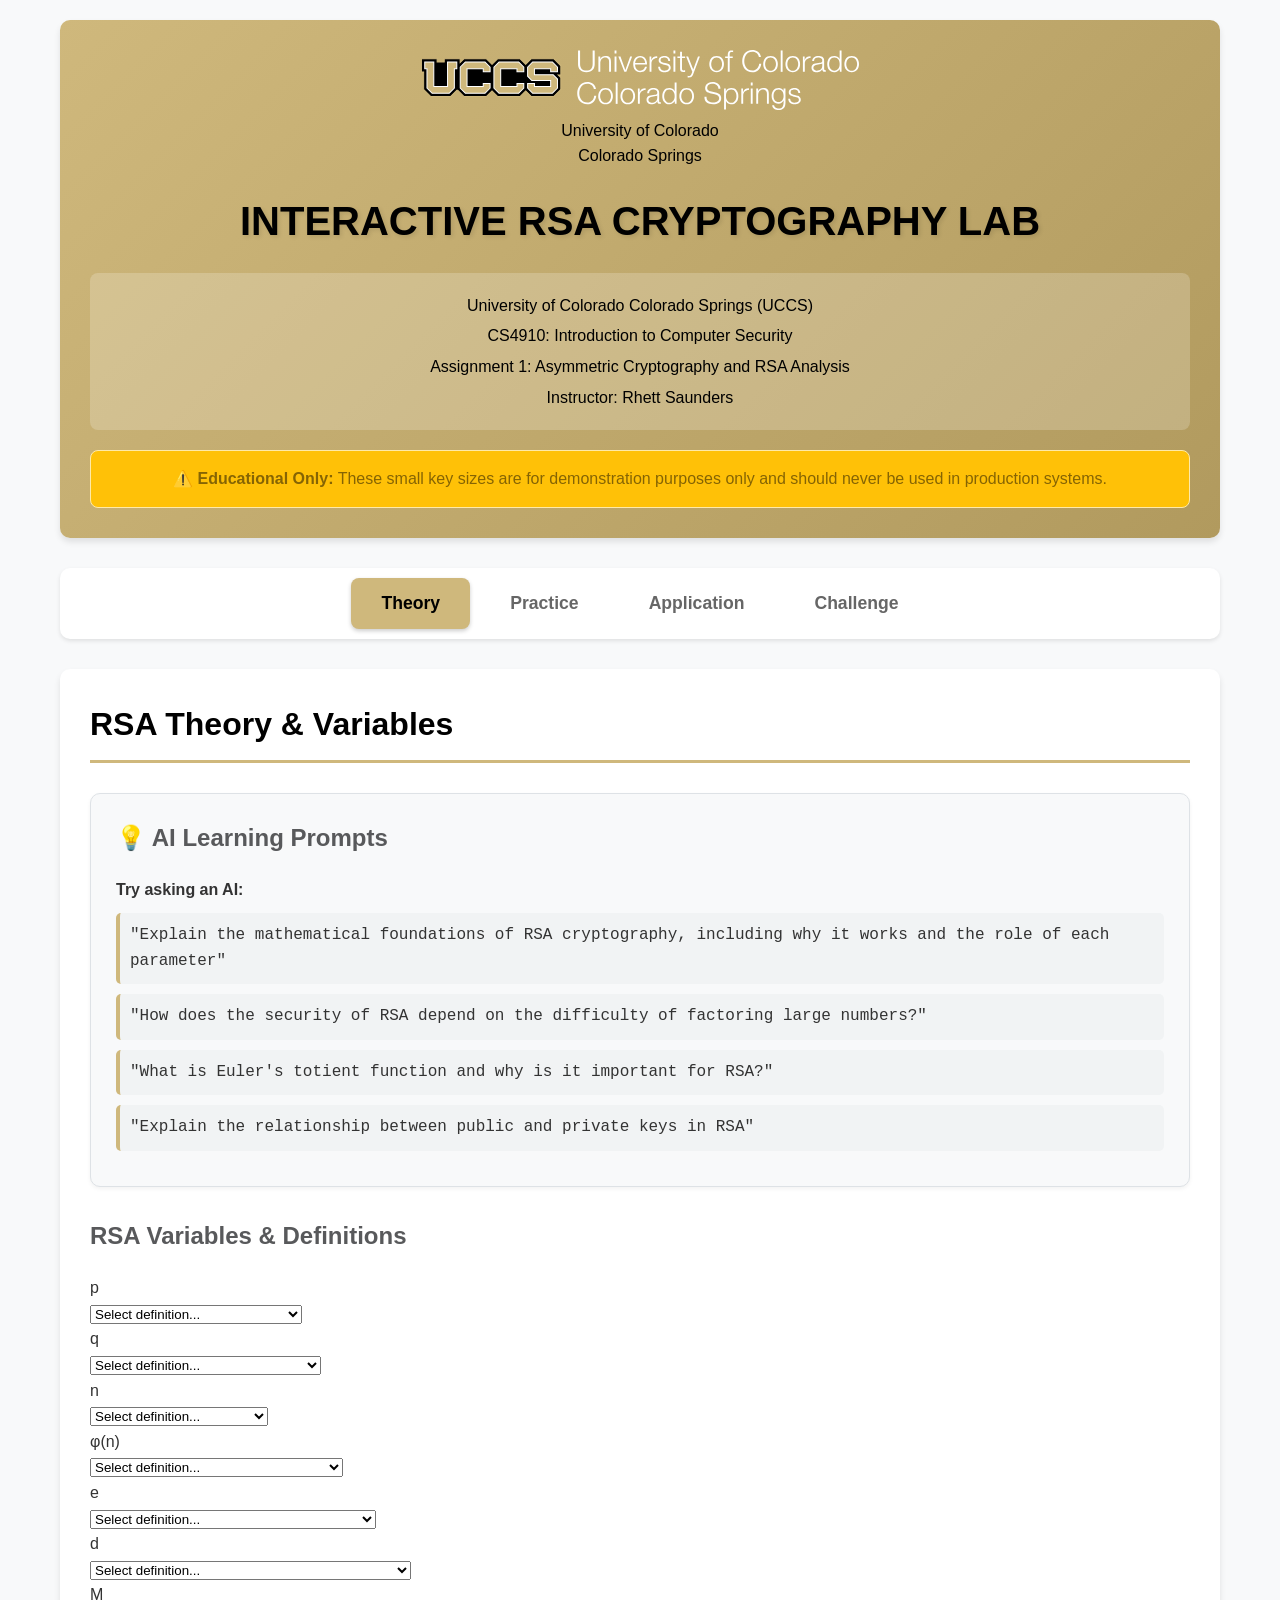
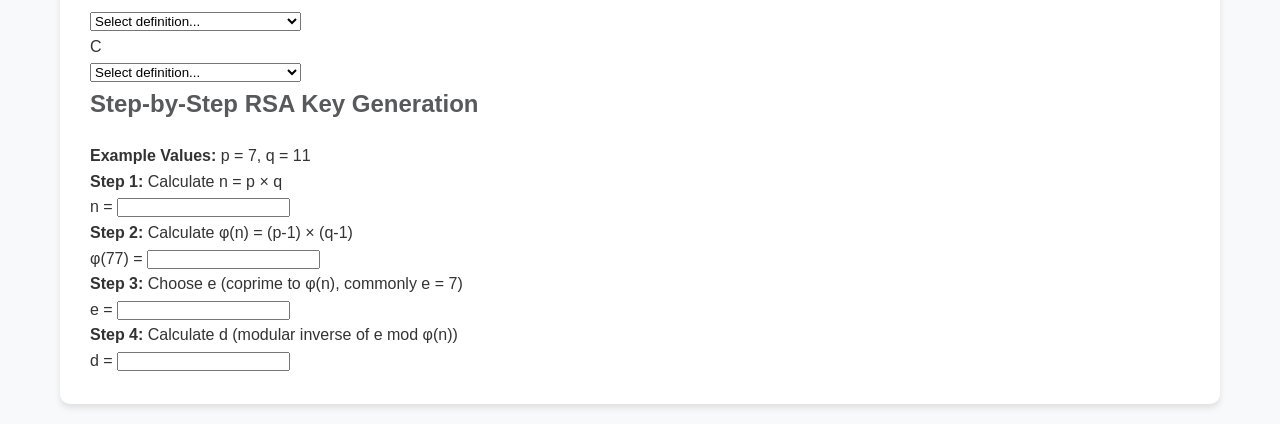
<file: assignment1/asymmetric_lab/index.html>
<!DOCTYPE html>
<html lang="en">
<head>
    <meta charset="UTF-8">
    <meta name="viewport" content="width=device-width, initial-scale=1.0">
    <title>UCCS - Interactive RSA Cryptography Lab</title>
    <link rel="stylesheet" href="style.css">
</head>
<body>
    <div class="container">
        <!-- Apply symmetric_lab header formatting but keep asymmetric_lab content -->
        <header class="header">
            <div class="logo-container">
                <img src="uccs-logo.svg" alt="University of Colorado Colorado Springs Logo" class="logo">
                <div class="university-name">
                    <div class="university-line-1">University of Colorado</div>
                    <div class="university-line-2">Colorado Springs</div>
                </div>
            </div>
            <h1>INTERACTIVE RSA CRYPTOGRAPHY LAB</h1>
            <div class="course-info">
                <p>University of Colorado Colorado Springs (UCCS)</p>
                <p>CS4910: Introduction to Computer Security</p>
                <p>Assignment 1: Asymmetric Cryptography and RSA Analysis</p>
                <p>Instructor: Rhett Saunders</p>
            </div>
            <div class="security-warning">
                ⚠️ <strong>Educational Only:</strong> These small key sizes are for demonstration purposes only and should never be used in production systems.
            </div>
        </header>

        <!-- Use symmetric_lab tab structure but with JavaScript functionality -->
        <nav class="nav">
            <button class="tab-button active" data-tab="theory">Theory</button>
            <button class="tab-button" data-tab="practice">Practice</button>
            <button class="tab-button" data-tab="application">Application</button>
            <button class="tab-button" data-tab="challenge">Challenge</button>
        </nav>

        <div class="content">
            <!-- THEORY TAB - Keep original content -->
            <div class="tab-content active" id="theory">
                <h2>RSA Theory & Variables</h2>
                
                <div class="info-box">
                    <h3>💡 AI Learning Prompts</h3>
                    <div class="ai-prompts">
                        <p><strong>Try asking an AI:</strong></p>
                        <code>"Explain the mathematical foundations of RSA cryptography, including why it works and the role of each parameter"</code>
                        <code>"How does the security of RSA depend on the difficulty of factoring large numbers?"</code>
                        <code>"What is Euler's totient function and why is it important for RSA?"</code>
                        <code>"Explain the relationship between public and private keys in RSA"</code>
                    </div>
                </div>

                <div class="theory-section">
                    <h3>RSA Variables & Definitions</h3>
                    <div class="variable-matching">
                        <div class="variable-row">
                            <div class="variable-label">p</div>
                            <select class="variable-select" data-correct="First prime number (kept secret)">
                                <option value="">Select definition...</option>
                                <option value="First prime number (kept secret)">First prime number (kept secret)</option>
                                <option value="Public modulus">Public modulus</option>
                                <option value="Encrypted message">Encrypted message</option>
                                <option value="Original message">Original message</option>
                            </select>
                            <div class="feedback"></div>
                        </div>
                        
                        <div class="variable-row">
                            <div class="variable-label">q</div>
                            <select class="variable-select" data-correct="Second prime number (kept secret)">
                                <option value="">Select definition...</option>
                                <option value="Second prime number (kept secret)">Second prime number (kept secret)</option>
                                <option value="Public encryption exponent">Public encryption exponent</option>
                                <option value="Private decryption exponent">Private decryption exponent</option>
                                <option value="Euler's totient function">Euler's totient function</option>
                            </select>
                            <div class="feedback"></div>
                        </div>
                        
                        <div class="variable-row">
                            <div class="variable-label">n</div>
                            <select class="variable-select" data-correct="Public modulus (n = p × q)">
                                <option value="">Select definition...</option>
                                <option value="Public modulus (n = p × q)">Public modulus (n = p × q)</option>
                                <option value="First prime number">First prime number</option>
                                <option value="Second prime number">Second prime number</option>
                                <option value="Private key component">Private key component</option>
                            </select>
                            <div class="feedback"></div>
                        </div>
                        
                        <div class="variable-row">
                            <div class="variable-label">φ(n)</div>
                            <select class="variable-select" data-correct="Euler's totient function φ(n) = (p-1)(q-1)">
                                <option value="">Select definition...</option>
                                <option value="Euler's totient function φ(n) = (p-1)(q-1)">Euler's totient function φ(n) = (p-1)(q-1)</option>
                                <option value="Public modulus">Public modulus</option>
                                <option value="Encryption exponent">Encryption exponent</option>
                                <option value="Decryption exponent">Decryption exponent</option>
                            </select>
                            <div class="feedback"></div>
                        </div>
                        
                        <div class="variable-row">
                            <div class="variable-label">e</div>
                            <select class="variable-select" data-correct="Public encryption exponent (coprime to φ(n))">
                                <option value="">Select definition...</option>
                                <option value="Public encryption exponent (coprime to φ(n))">Public encryption exponent (coprime to φ(n))</option>
                                <option value="Private decryption key">Private decryption key</option>
                                <option value="Original message">Original message</option>
                                <option value="Encrypted ciphertext">Encrypted ciphertext</option>
                            </select>
                            <div class="feedback"></div>
                        </div>
                        
                        <div class="variable-row">
                            <div class="variable-label">d</div>
                            <select class="variable-select" data-correct="Private decryption exponent (modular inverse of e)">
                                <option value="">Select definition...</option>
                                <option value="Private decryption exponent (modular inverse of e)">Private decryption exponent (modular inverse of e)</option>
                                <option value="Public encryption key">Public encryption key</option>
                                <option value="First prime factor">First prime factor</option>
                                <option value="Second prime factor">Second prime factor</option>
                            </select>
                            <div class="feedback"></div>
                        </div>
                        
                        <div class="variable-row">
                            <div class="variable-label">M</div>
                            <select class="variable-select" data-correct="Original message (plaintext)">
                                <option value="">Select definition...</option>
                                <option value="Original message (plaintext)">Original message (plaintext)</option>
                                <option value="Encrypted message (ciphertext)">Encrypted message (ciphertext)</option>
                                <option value="Modulus value">Modulus value</option>
                                <option value="Mathematical constant">Mathematical constant</option>
                            </select>
                            <div class="feedback"></div>
                        </div>
                        
                        <div class="variable-row">
                            <div class="variable-label">C</div>
                            <select class="variable-select" data-correct="Encrypted message (ciphertext)">
                                <option value="">Select definition...</option>
                                <option value="Encrypted message (ciphertext)">Encrypted message (ciphertext)</option>
                                <option value="Original message (plaintext)">Original message (plaintext)</option>
                                <option value="Cryptographic constant">Cryptographic constant</option>
                                <option value="Calculation result">Calculation result</option>
                            </select>
                            <div class="feedback"></div>
                        </div>
                    </div>
                    
                    <div class="key-generation-practice">
                        <h3>Step-by-Step RSA Key Generation</h3>
                        <p><strong>Example Values:</strong> p = 7, q = 11</p>
                        
                        <div class="step">
                            <p><strong>Step 1:</strong> Calculate n = p × q</p>
                            <div class="calculation">
                                n = <input type="number" class="step-input" data-correct="77" data-step="1"> 
                                <div class="step-feedback"></div>
                            </div>
                        </div>
                        
                        <div class="step">
                            <p><strong>Step 2:</strong> Calculate φ(n) = (p-1) × (q-1)</p>
                            <div class="calculation">
                                φ(77) = <input type="number" class="step-input" data-correct="60" data-step="2">
                                <div class="step-feedback"></div>
                            </div>
                        </div>
                        
                        <div class="step">
                            <p><strong>Step 3:</strong> Choose e (coprime to φ(n), commonly e = 7)</p>
                            <div class="calculation">
                                e = <input type="number" class="step-input" data-correct="7" data-step="3">
                                <div class="step-feedback"></div>
                            </div>
                        </div>
                        
                        <div class="step">
                            <p><strong>Step 4:</strong> Calculate d (modular inverse of e mod φ(n))</p>
                            <div class="calculation">
                                d = <input type="number" class="step-input" data-correct="43" data-step="4">
                                <div class="step-feedback"></div>
                            </div>
                        </div>
                    </div>
                </div>
            </div>

            <!-- PRACTICE TAB - Restore original content -->
            <div class="tab-content" id="practice">
                <h2>Modular Arithmetic Practice</h2>
                
                <div class="info-box">
                    <h3>💡 AI Learning Prompts</h3>
                    <div class="ai-prompts">
                        <p><strong>Try asking an AI:</strong></p>
                        <code>"Help me practice modular arithmetic operations needed for RSA implementation"</code>
                        <code>"Explain modular exponentiation and how to calculate it efficiently"</code>
                        <code>"What is the Extended Euclidean Algorithm and how is it used in RSA?"</code>
                        <code>"Give me step-by-step examples of calculating modular inverses"</code>
                    </div>
                </div>

                <div class="progress-section">
                    <div class="progress-bar">
                        <div class="progress-fill" style="width: 0%"></div>
                    </div>
                    <span class="progress-text">0/5 Problems Completed</span>
                </div>

                <div class="practice-problems">
                    <div class="problem-card">
                        <h4>Problem 1: Modular Multiplication</h4>
                        <p>Calculate: 23 × 19 mod 13</p>
                        <input type="number" class="answer-input" data-correct="8" data-hint="First multiply 23 × 19 = 437, then find 437 mod 13">
                        <div class="problem-feedback"></div>
                        <button class="show-steps btn btn--outline">Show Steps</button>
                        <div class="steps-content hidden">
                            <p>Step 1: 23 × 19 = 437</p>
                            <p>Step 2: 437 ÷ 13 = 33 remainder 8</p>
                            <p>Step 3: Therefore, 437 mod 13 = 8</p>
                        </div>
                    </div>

                    <div class="problem-card">
                        <h4>Problem 2: Greatest Common Divisor</h4>
                        <p>Find GCD(48, 18) using Euclidean algorithm</p>
                        <input type="number" class="answer-input" data-correct="6" data-hint="Use repeated division: 48 = 18×2 + 12, then 18 = 12×1 + 6, then 12 = 6×2 + 0">
                        <div class="problem-feedback"></div>
                        <button class="show-steps btn btn--outline">Show Steps</button>
                        <div class="steps-content hidden">
                            <p>Step 1: 48 = 18 × 2 + 12</p>
                            <p>Step 2: 18 = 12 × 1 + 6</p>
                            <p>Step 3: 12 = 6 × 2 + 0</p>
                            <p>Therefore, GCD(48, 18) = 6</p>
                        </div>
                    </div>

                    <div class="problem-card">
                        <h4>Problem 3: Modular Inverse</h4>
                        <p>Find the modular inverse of 7 mod 26</p>
                        <input type="number" class="answer-input" data-correct="15" data-hint="Use extended Euclidean algorithm to find x where 7x ≡ 1 (mod 26)">
                        <div class="problem-feedback"></div>
                        <button class="show-steps btn btn--outline">Show Steps</button>
                        <div class="steps-content hidden">
                            <p>Using Extended Euclidean Algorithm:</p>
                            <p>7 × 15 = 105</p>
                            <p>105 mod 26 = 1</p>
                            <p>Therefore, 7⁻¹ ≡ 15 (mod 26)</p>
                        </div>
                    </div>

                    <div class="problem-card">
                        <h4>Problem 4: Modular Exponentiation</h4>
                        <p>Calculate: 3⁵ mod 7</p>
                        <input type="number" class="answer-input" data-correct="5" data-hint="Calculate 3⁵ = 243, then find 243 mod 7">
                        <div class="problem-feedback"></div>
                        <button class="show-steps btn btn--outline">Show Steps</button>
                        <div class="steps-content hidden">
                            <p>Step 1: 3⁵ = 3 × 3 × 3 × 3 × 3 = 243</p>
                            <p>Step 2: 243 ÷ 7 = 34 remainder 5</p>
                            <p>Step 3: Therefore, 3⁵ mod 7 = 5</p>
                        </div>
                    </div>

                    <div class="problem-card">
                        <h4>Problem 5: RSA Encryption</h4>
                        <p>Given: n = 77, e = 7, M = 5<br>Calculate: C = M^e mod n</p>
                        <input type="number" class="answer-input" data-correct="47" data-hint="Calculate 5⁷ mod 77">
                        <div class="problem-feedback"></div>
                        <button class="show-steps btn btn--outline">Show Steps</button>
                        <div class="steps-content hidden">
                            <p>Step 1: C = 5⁷ mod 77</p>
                            <p>Step 2: 5⁷ = 78125</p>
                            <p>Step 3: 78125 ÷ 77 = 1014 remainder 47</p>
                            <p>Step 4: Therefore, C = 47</p>
                        </div>
                    </div>
                </div>
            </div>

            <!-- APPLICATION TAB - Restore original content -->
            <div class="tab-content" id="application">
                <h2>RSA Message Encryption</h2>
                
                <div class="info-box">
                    <h3>💡 AI Learning Prompts</h3>
                    <div class="ai-prompts">
                        <p><strong>Try asking an AI:</strong></p>
                        <code>"Walk me through encrypting a message using RSA step by step"</code>
                        <code>"How do we convert text messages to numbers for RSA encryption?"</code>
                        <code>"What are the practical limitations of RSA when encrypting long messages?"</code>
                        <code>"How is RSA typically used in real-world applications like HTTPS?"</code>
                    </div>
                </div>

                <div class="encryption-section">
                    <div class="message-input-section">
                        <h3>Enter Your Message</h3>
                        <input type="text" id="plaintext-input" class="form-control" placeholder="Enter your message (A-Z only)" maxlength="10"/>
                        <p class="input-help">Letters will be converted to numbers: A=1, B=2, C=3, ..., Z=26</p>
                    </div>

                    <div class="key-display-section">
                        <h3>RSA Key Parameters</h3>
                        <div class="key-grid">
                            <div class="key-item">
                                <label>p (prime 1):</label>
                                <span id="p-value">7</span>
                            </div>
                            <div class="key-item">
                                <label>q (prime 2):</label>
                                <span id="q-value">11</span>
                            </div>
                            <div class="key-item">
                                <label>n (modulus):</label>
                                <span id="n-value">77</span>
                            </div>
                            <div class="key-item">
                                <label>φ(n):</label>
                                <span id="phi-value">60</span>
                            </div>
                            <div class="key-item">
                                <label>e (public exp):</label>
                                <span id="e-value">7</span>
                            </div>
                            <div class="key-item">
                                <label>d (private exp):</label>
                                <span id="d-value">43</span>
                            </div>
                        </div>
                    </div>

                    <div class="encryption-controls">
                        <button id="encrypt-btn" class="btn btn--primary">Encrypt Message</button>
                        <button id="decrypt-btn" class="btn btn--secondary">Decrypt Message</button>
                        <button id="generate-keys-btn" class="btn btn--outline">Generate New Keys</button>
                    </div>

                    <div class="results-section">
                        <div class="conversion-display">
                            <h4>Letter to Number Conversion</h4>
                            <div id="conversion-result" class="conversion-result"></div>
                        </div>

                        <div class="encryption-steps">
                            <h4>Encryption Process</h4>
                            <div id="encryption-steps" class="steps-display"></div>
                        </div>

                        <div class="final-result">
                            <h4>Final Result</h4>
                            <div id="final-result" class="result-display"></div>
                        </div>
                    </div>
                </div>
            </div>

            <!-- CHALLENGE TAB - Restore original content -->
            <div class="tab-content" id="challenge">
                <h2>RSA Security Analysis Challenge</h2>
                
                <div class="info-box">
                    <h3>💡 AI Learning Prompts</h3>
                    <div class="ai-prompts">
                        <p><strong>Try asking an AI:</strong></p>
                        <code>"What are the main vulnerabilities in RSA cryptography and how can they be exploited?"</code>
                        <code>"Explain different attacks on RSA: brute force, factorization, timing attacks, etc."</code>
                        <code>"How do key sizes affect RSA security and what are current recommendations?"</code>
                        <code>"What are the differences between textbook RSA and secure RSA implementations?"</code>
                    </div>
                </div>

                <div class="challenge-section">
                    <div class="scenario-card">
                        <h3>🔍 Scenario: Intercepted RSA Communication</h3>
                        <p>You've intercepted an RSA-encrypted message with the following parameters:</p>
                        
                        <div class="intercepted-data">
                            <div class="data-item">
                                <label>Public Key (n, e):</label>
                                <span>(143, 7)</span>
                            </div>
                            <div class="data-item">
                                <label>Encrypted Message (C):</label>
                                <span>123</span>
                            </div>
                        </div>

                        <div class="challenge-tasks">
                            <div class="task">
                                <h4>Task 1: Factor the Modulus</h4>
                                <p>Find the prime factors p and q where n = p × q = 143</p>
                                <div class="factor-inputs">
                                    <input type="number" id="factor-p" placeholder="p = ?" class="challenge-input">
                                    <span>×</span>
                                    <input type="number" id="factor-q" placeholder="q = ?" class="challenge-input">
                                    <button id="check-factors" class="btn btn--small">Check</button>
                                </div>
                                <div id="factor-feedback" class="challenge-feedback"></div>
                            </div>

                            <div class="task">
                                <h4>Task 2: Calculate φ(n)</h4>
                                <p>Calculate Euler's totient function: φ(n) = (p-1)(q-1)</p>
                                <div class="phi-input">
                                    <input type="number" id="phi-calculation" placeholder="φ(143) = ?" class="challenge-input">
                                    <button id="check-phi" class="btn btn--small">Check</button>
                                </div>
                                <div id="phi-feedback" class="challenge-feedback"></div>
                            </div>

                            <div class="task">
                                <h4>Task 3: Find Private Key</h4>
                                <p>Calculate the private exponent d where e × d ≡ 1 (mod φ(n))</p>
                                <div class="private-key-input">
                                    <input type="number" id="private-key" placeholder="d = ?" class="challenge-input">
                                    <button id="check-private-key" class="btn btn--small">Check</button>
                                </div>
                                <div id="private-key-feedback" class="challenge-feedback"></div>
                            </div>

                            <div class="task">
                                <h4>Task 4: Decrypt the Message</h4>
                                <p>Use your calculated private key to decrypt: M = C^d mod n</p>
                                <div class="decrypt-input">
                                    <input type="number" id="decrypted-message" placeholder="M = ?" class="challenge-input">
                                    <button id="check-decryption" class="btn btn--small">Check</button>
                                </div>
                                <div id="decryption-feedback" class="challenge-feedback"></div>
                            </div>
                        </div>

                        <div class="challenge-completion">
                            <div id="challenge-progress" class="progress-indicator">
                                <span class="progress-step">1</span>
                                <span class="progress-step">2</span>
                                <span class="progress-step">3</span>
                                <span class="progress-step">4</span>
                            </div>
                            <div id="completion-message" class="completion-message hidden">
                                <h4>🎉 Challenge Completed!</h4>
                                <p>You've successfully broken the RSA encryption by factoring the small modulus. This demonstrates why large key sizes are essential for RSA security.</p>
                            </div>
                        </div>
                    </div>

                    <div class="security-analysis">
                        <h3>Security Analysis Questions</h3>
                        <div class="analysis-questions">
                            <div class="question-card">
                                <h4>Question 1: Key Size Impact</h4>
                                <p>Why was this RSA implementation easy to break?</p>
                                <textarea class="analysis-input" placeholder="Explain the relationship between key size and security..."></textarea>
                            </div>

                            <div class="question-card">
                                <h4>Question 2: Real-World Implications</h4>
                                <p>What key size would be recommended for actual RSA implementations today?</p>
                                <textarea class="analysis-input" placeholder="Discuss current RSA key size recommendations..."></textarea>
                            </div>

                            <div class="question-card">
                                <h4>Question 3: Attack Prevention</h4>
                                <p>How could this attack be prevented in a real system?</p>
                                <textarea class="analysis-input" placeholder="Describe security measures and best practices..."></textarea>
                            </div>
                        </div>
                    </div>
                </div>
            </div>
        </div>
    </div>

    <script src="app.js"></script>
</body>
</html>
</file>
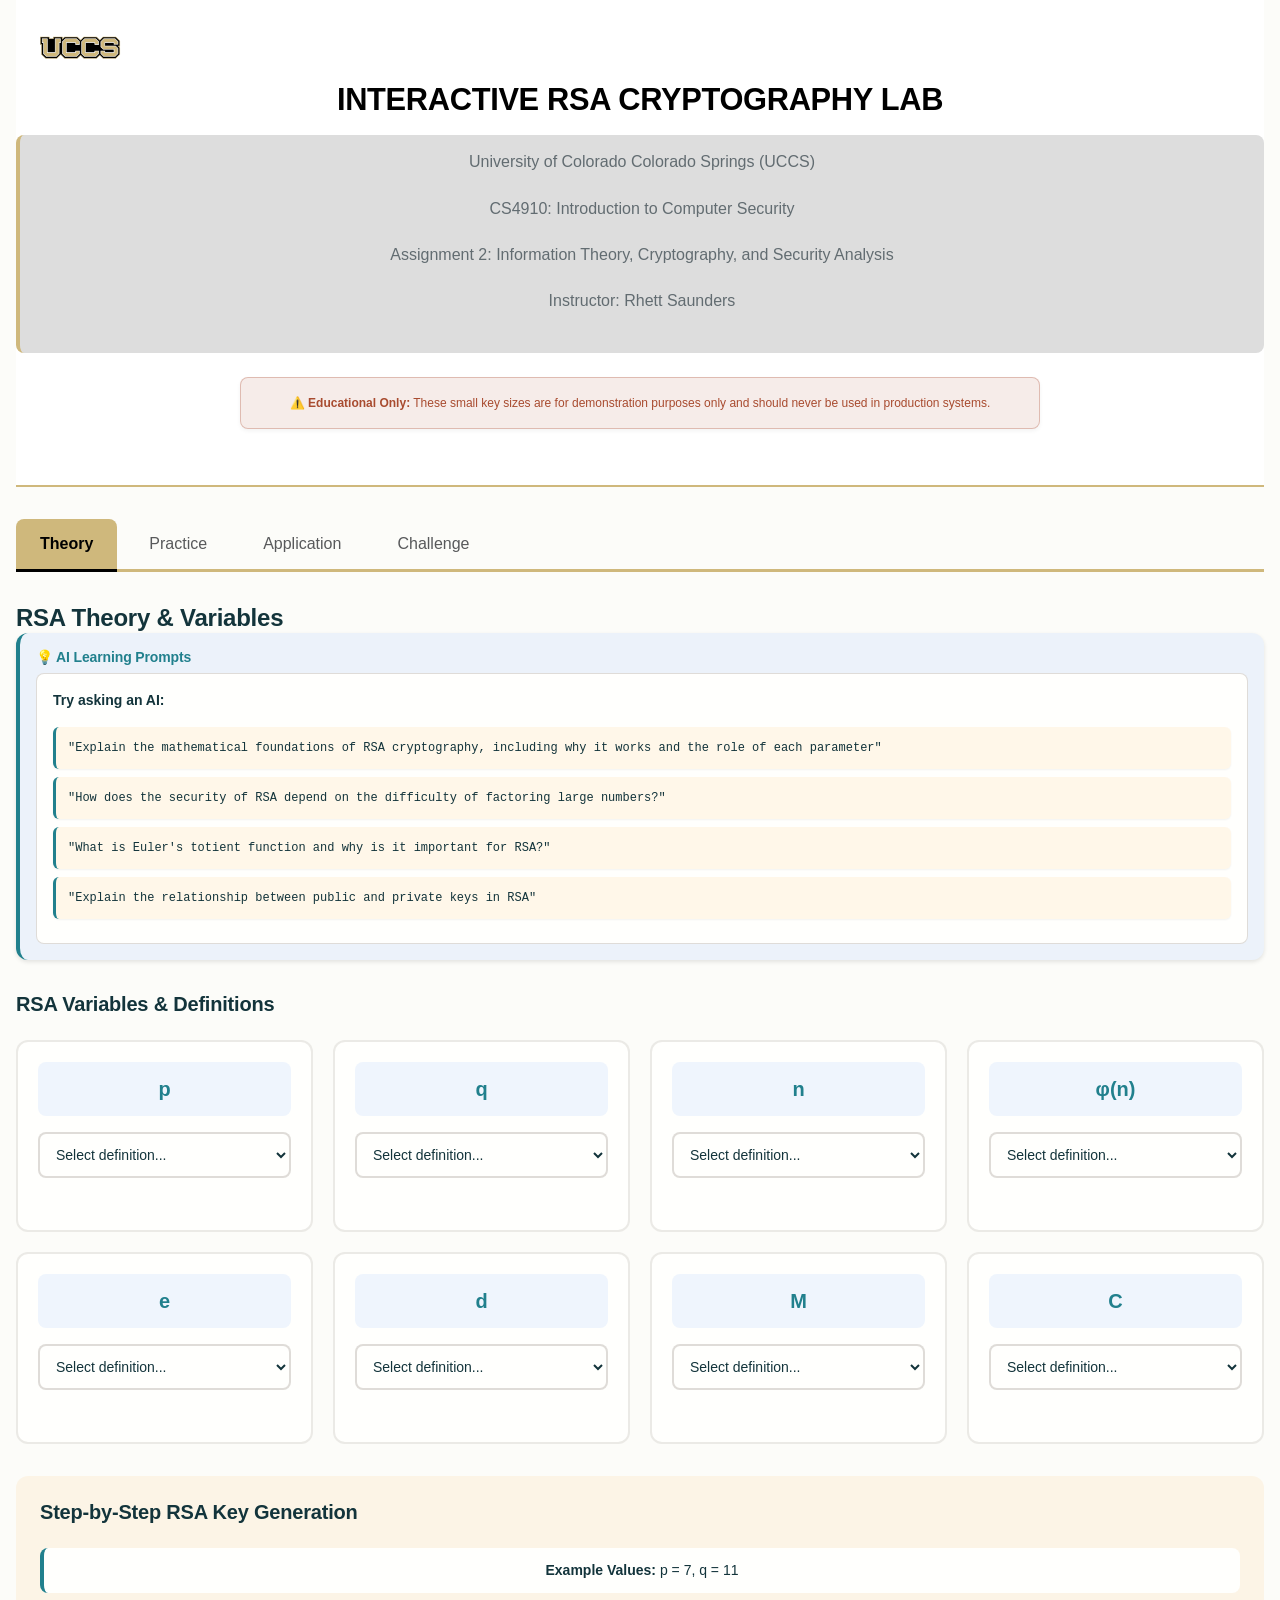
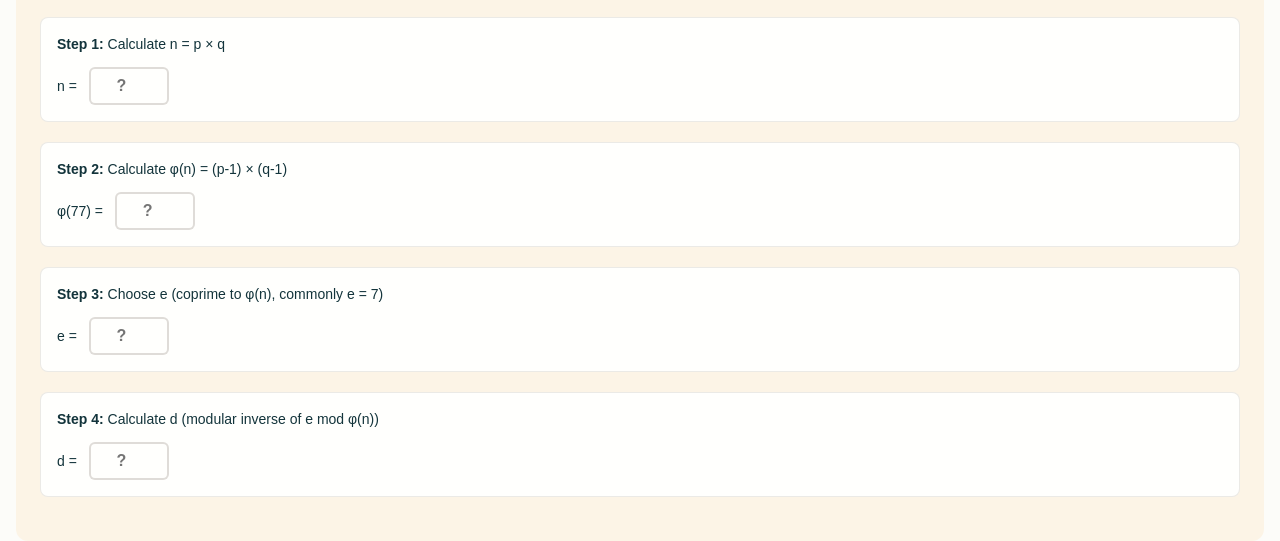
<file: lab1/asymmetric_lab/index.html>
<!DOCTYPE html>
<html lang="en">
<head>
    <meta charset="UTF-8">
    <meta name="viewport" content="width=device-width, initial-scale=1.0">
    <title>UCCS - Interactive RSA Cryptography Lab</title>
    <link rel="stylesheet" href="style.css">
</head>
<body>
    <div class="container">
        <header class="lab-header">
            <div class="uccs-branding">
                <img src="uccs-logo.svg" alt="University of Colorado Colorado Springs Logo" class="uccs-logo">
            </div>
            <h1>Interactive RSA Cryptography Lab</h1>
            <div class="course-info">
                <p>University of Colorado Colorado Springs (UCCS)</p>
                <p>CS4910: Introduction to Computer Security</p>
                <p>Assignment 2: Information Theory, Cryptography, and Security Analysis</p>
                <p>Instructor: Rhett Saunders</p>
            </div>
            <div class="security-warning">
                ⚠️ <strong>Educational Only:</strong> These small key sizes are for demonstration purposes only and should never be used in production systems.
            </div>
        </header>

        <!-- Tab Navigation -->
        <nav class="tab-nav">
            <button class="tab-btn active" data-tab="theory">Theory</button>
            <button class="tab-btn" data-tab="practice">Practice</button>
            <button class="tab-btn" data-tab="application">Application</button>
            <button class="tab-btn" data-tab="challenge">Challenge</button>
        </nav>

        <!-- Theory Tab -->
        <div id="theory" class="tab-content active">
            <h2>RSA Theory & Variables</h2>
            
            <div class="ai-prompt-section">
                <h3>💡 AI Learning Prompts</h3>
                <div class="ai-prompt-content">
                    <p><strong>Try asking an AI:</strong></p>
                    <code>"Explain the mathematical foundations of RSA cryptography, including why it works and the role of each parameter"</code>
                    <code>"How does the security of RSA depend on the difficulty of factoring large numbers?"</code>
                    <code>"What is Euler's totient function and why is it important for RSA?"</code>
                    <code>"Explain the relationship between public and private keys in RSA"</code>
                </div>
            </div>

            <div class="theory-section">
                <h3>RSA Variables & Definitions</h3>
                <div class="variables-grid">
                    <div class="variable-card" data-variable="p">
                        <div class="variable-name">p</div>
                        <select class="definition-select" data-correct="First prime number (kept secret)">
                            <option value="">Select definition...</option>
                            <option value="First prime number (kept secret)">First prime number (kept secret)</option>
                            <option value="Public modulus">Public modulus</option>
                            <option value="Encrypted message">Encrypted message</option>
                            <option value="Original message">Original message</option>
                        </select>
                        <div class="feedback"></div>
                    </div>

                    <div class="variable-card" data-variable="q">
                        <div class="variable-name">q</div>
                        <select class="definition-select" data-correct="Second prime number (kept secret)">
                            <option value="">Select definition...</option>
                            <option value="Second prime number (kept secret)">Second prime number (kept secret)</option>
                            <option value="Public encryption exponent">Public encryption exponent</option>
                            <option value="Private decryption exponent">Private decryption exponent</option>
                            <option value="Euler's totient function">Euler's totient function</option>
                        </select>
                        <div class="feedback"></div>
                    </div>

                    <div class="variable-card" data-variable="n">
                        <div class="variable-name">n</div>
                        <select class="definition-select" data-correct="Public modulus (n = p × q)">
                            <option value="">Select definition...</option>
                            <option value="Public modulus (n = p × q)">Public modulus (n = p × q)</option>
                            <option value="First prime number">First prime number</option>
                            <option value="Second prime number">Second prime number</option>
                            <option value="Private key component">Private key component</option>
                        </select>
                        <div class="feedback"></div>
                    </div>

                    <div class="variable-card" data-variable="phi">
                        <div class="variable-name">φ(n)</div>
                        <select class="definition-select" data-correct="Euler's totient function φ(n) = (p-1)(q-1)">
                            <option value="">Select definition...</option>
                            <option value="Euler's totient function φ(n) = (p-1)(q-1)">Euler's totient function φ(n) = (p-1)(q-1)</option>
                            <option value="Public modulus">Public modulus</option>
                            <option value="Encryption exponent">Encryption exponent</option>
                            <option value="Decryption exponent">Decryption exponent</option>
                        </select>
                        <div class="feedback"></div>
                    </div>

                    <div class="variable-card" data-variable="e">
                        <div class="variable-name">e</div>
                        <select class="definition-select" data-correct="Public encryption exponent (coprime to φ(n))">
                            <option value="">Select definition...</option>
                            <option value="Public encryption exponent (coprime to φ(n))">Public encryption exponent (coprime to φ(n))</option>
                            <option value="Private decryption key">Private decryption key</option>
                            <option value="Original message">Original message</option>
                            <option value="Encrypted ciphertext">Encrypted ciphertext</option>
                        </select>
                        <div class="feedback"></div>
                    </div>

                    <div class="variable-card" data-variable="d">
                        <div class="variable-name">d</div>
                        <select class="definition-select" data-correct="Private decryption exponent (modular inverse of e)">
                            <option value="">Select definition...</option>
                            <option value="Private decryption exponent (modular inverse of e)">Private decryption exponent (modular inverse of e)</option>
                            <option value="Public encryption key">Public encryption key</option>
                            <option value="First prime factor">First prime factor</option>
                            <option value="Second prime factor">Second prime factor</option>
                        </select>
                        <div class="feedback"></div>
                    </div>

                    <div class="variable-card" data-variable="M">
                        <div class="variable-name">M</div>
                        <select class="definition-select" data-correct="Original message (plaintext)">
                            <option value="">Select definition...</option>
                            <option value="Original message (plaintext)">Original message (plaintext)</option>
                            <option value="Encrypted message (ciphertext)">Encrypted message (ciphertext)</option>
                            <option value="Modulus value">Modulus value</option>
                            <option value="Mathematical constant">Mathematical constant</option>
                        </select>
                        <div class="feedback"></div>
                    </div>

                    <div class="variable-card" data-variable="C">
                        <div class="variable-name">C</div>
                        <select class="definition-select" data-correct="Encrypted message (ciphertext)">
                            <option value="">Select definition...</option>
                            <option value="Encrypted message (ciphertext)">Encrypted message (ciphertext)</option>
                            <option value="Original message (plaintext)">Original message (plaintext)</option>
                            <option value="Cryptographic constant">Cryptographic constant</option>
                            <option value="Calculation result">Calculation result</option>
                        </select>
                        <div class="feedback"></div>
                    </div>
                </div>

                <div class="key-generation-section">
                    <h3>Step-by-Step RSA Key Generation</h3>
                    <div class="example-values">
                        <strong>Example Values:</strong> p = 7, q = 11
                    </div>
                    
                    <div class="step">
                        <p><strong>Step 1:</strong> Calculate n = p × q</p>
                        <div class="calculation">
                            n = <input type="number" class="fill-blank" data-correct="77" placeholder="?"> 
                            <div class="feedback"></div>
                        </div>
                    </div>

                    <div class="step">
                        <p><strong>Step 2:</strong> Calculate φ(n) = (p-1) × (q-1)</p>
                        <div class="calculation">
                            φ(77) = <input type="number" class="fill-blank" data-correct="60" placeholder="?">
                            <div class="feedback"></div>
                        </div>
                    </div>

                    <div class="step">
                        <p><strong>Step 3:</strong> Choose e (coprime to φ(n), commonly e = 7)</p>
                        <div class="calculation">
                            e = <input type="number" class="fill-blank" data-correct="7" placeholder="?">
                            <div class="feedback"></div>
                        </div>
                    </div>

                    <div class="step">
                        <p><strong>Step 4:</strong> Calculate d (modular inverse of e mod φ(n))</p>
                        <div class="calculation">
                            d = <input type="number" class="fill-blank" data-correct="43" placeholder="?">
                            <div class="feedback"></div>
                        </div>
                    </div>
                </div>
            </div>
        </div>

        <!-- Practice Tab -->
        <div id="practice" class="tab-content">
            <h2>Modular Arithmetic Practice</h2>
            
            <div class="ai-prompt-section">
                <h3>💡 AI Learning Prompts</h3>
                <div class="ai-prompt-content">
                    <p><strong>Try asking an AI:</strong></p>
                    <code>"Help me practice modular arithmetic operations needed for RSA implementation"</code>
                    <code>"Explain modular exponentiation and how to calculate it efficiently"</code>
                    <code>"What is the Extended Euclidean Algorithm and how is it used in RSA?"</code>
                    <code>"Give me step-by-step examples of calculating modular inverses"</code>
                </div>
            </div>

            <div class="progress-section">
                <div class="progress-bar">
                    <div class="progress-fill" style="width: 0%"></div>
                </div>
                <span class="progress-text">0/5 Problems Completed</span>
            </div>

            <div class="practice-problems">
                <div class="problem-card">
                    <h4>Problem 1: Modular Multiplication</h4>
                    <p>Calculate: 23 × 19 mod 13</p>
                    <input type="number" class="answer-input" data-correct="8" data-hint="First multiply 23 × 19 = 437, then find 437 mod 13">
                    <div class="problem-feedback"></div>
                    <button class="show-steps btn btn--outline">Show Steps</button>
                    <div class="steps-content hidden">
                        <p>Step 1: 23 × 19 = 437</p>
                        <p>Step 2: 437 ÷ 13 = 33 remainder 8</p>
                        <p>Step 3: Therefore, 437 mod 13 = 8</p>
                    </div>
                </div>

                <div class="problem-card">
                    <h4>Problem 2: Greatest Common Divisor</h4>
                    <p>Find GCD(48, 18) using Euclidean algorithm</p>
                    <input type="number" class="answer-input" data-correct="6" data-hint="Use repeated division: 48 = 18×2 + 12, then 18 = 12×1 + 6, then 12 = 6×2 + 0">
                    <div class="problem-feedback"></div>
                    <button class="show-steps btn btn--outline">Show Steps</button>
                    <div class="steps-content hidden">
                        <p>Step 1: 48 = 18 × 2 + 12</p>
                        <p>Step 2: 18 = 12 × 1 + 6</p>
                        <p>Step 3: 12 = 6 × 2 + 0</p>
                        <p>Therefore, GCD(48, 18) = 6</p>
                    </div>
                </div>

                <div class="problem-card">
                    <h4>Problem 3: Modular Inverse</h4>
                    <p>Find the modular inverse of 7 mod 26</p>
                    <input type="number" class="answer-input" data-correct="15" data-hint="Use extended Euclidean algorithm to find x where 7x ≡ 1 (mod 26)">
                    <div class="problem-feedback"></div>
                    <button class="show-steps btn btn--outline">Show Steps</button>
                    <div class="steps-content hidden">
                        <p>Using Extended Euclidean Algorithm:</p>
                        <p>7 × 15 = 105</p>
                        <p>105 mod 26 = 1</p>
                        <p>Therefore, 7⁻¹ ≡ 15 (mod 26)</p>
                    </div>
                </div>

                <div class="problem-card">
                    <h4>Problem 4: Modular Exponentiation</h4>
                    <p>Calculate: 3⁵ mod 7</p>
                    <input type="number" class="answer-input" data-correct="5" data-hint="3^5 = 243, then find 243 mod 7">
                    <div class="problem-feedback"></div>
                    <button class="show-steps btn btn--outline">Show Steps</button>
                    <div class="steps-content hidden">
                        <p>Step 1: 3⁵ = 243</p>
                        <p>Step 2: 243 ÷ 7 = 34 remainder 5</p>
                        <p>Step 3: Therefore, 3⁵ mod 7 = 5</p>
                    </div>
                </div>

                <div class="problem-card">
                    <h4>Problem 5: Combined Operations</h4>
                    <p>Calculate: (15 + 28) × 7 mod 11</p>
                    <input type="number" class="answer-input" data-correct="4" data-hint="First: 15 + 28 = 43, then 43 × 7 = 301, finally 301 mod 11">
                    <div class="problem-feedback"></div>
                    <button class="show-steps btn btn--outline">Show Steps</button>
                    <div class="steps-content hidden">
                        <p>Step 1: 15 + 28 = 43</p>
                        <p>Step 2: 43 × 7 = 301</p>
                        <p>Step 3: 301 ÷ 11 = 27 remainder 4</p>
                        <p>Therefore, (15 + 28) × 7 mod 11 = 4</p>
                    </div>
                </div>
            </div>
        </div>

        <!-- Application Tab -->
        <div id="application" class="tab-content">
            <h2>RSA Message Encryption</h2>
            
            <div class="ai-prompt-section">
                <h3>💡 AI Learning Prompts</h3>
                <div class="ai-prompt-content">
                    <p><strong>Try asking an AI:</strong></p>
                    <code>"Walk me through encrypting a message using RSA step by step"</code>
                    <code>"How do we convert text messages to numbers for RSA encryption?"</code>
                    <code>"What are the practical limitations of RSA when encrypting long messages?"</code>
                    <code>"How is RSA typically used in real-world applications like HTTPS?"</code>
                </div>
            </div>

            <div class="encryption-section">
                <div class="message-input-section">
                    <h3>Enter Your Message</h3>
                    <input type="text" id="plaintext-input" class="form-control" placeholder="Enter your message (A-Z only)" maxlength="10">
                    <button id="convert-message" class="btn btn--primary">Convert to Numbers</button>
                </div>

                <div id="ascii-conversion" class="conversion-display hidden">
                    <h3>Letter-to-Number Conversion</h3>
                    <div class="conversion-table">
                        <div class="conversion-row">
                            <span class="label">Letters:</span>
                            <span id="letters-display"></span>
                        </div>
                        <div class="conversion-row">
                            <span class="label">Numbers:</span>
                            <span id="numbers-display"></span>
                        </div>
                    </div>
                </div>

                <div id="encryption-steps" class="encryption-steps hidden">
                    <h3>Step-by-Step Encryption (e=7, n=77)</h3>
                    <p>For each number M, calculate C = M⁷ mod 77</p>
                    <div id="encryption-calculations"></div>
                </div>

                <div id="final-ciphertext" class="final-result hidden">
                    <h3>Final Encrypted Message</h3>
                    <div class="ciphertext-display"></div>
                </div>
            </div>
        </div>

        <!-- Challenge Tab -->
        <div id="challenge" class="tab-content cia-theme">
            <div class="cia-header">
                <h2>🕵️ CIA Decryption Room</h2>
                <p class="mission-brief">CLASSIFIED MISSION: Decrypt the intercepted RSA-encrypted message</p>
            </div>
            
            <div class="ai-prompt-section">
                <h3>💡 AI Learning Prompts</h3>
                <div class="ai-prompt-content">
                    <p><strong>Try asking an AI:</strong></p>
                    <code>"What are the main cryptanalytic attacks against RSA and how do they work?"</code>
                    <code>"How does the RSA decryption process work mathematically?"</code>
                    <code>"What security considerations should be taken when implementing RSA?"</code>
                    <code>"How does quantum computing threaten RSA encryption?"</code>
                    <code>"What are post-quantum cryptography alternatives to RSA?"</code>
                </div>
            </div>

            <div class="decryption-parameters">
                <h3>🔐 Decryption Parameters</h3>
                <div class="parameters-grid">
                    <div class="param">n = 77</div>
                    <div class="param">d = 43</div>
                </div>
            </div>

            <div class="letter-conversion-table">
                <h3>🔤 Letter-Number Conversion</h3>
                <div class="conversion-grid">
                    <div>A=1 B=2 C=3 D=4 E=5 F=6 G=7 H=8 I=9 J=10 K=11 L=12 M=13</div>
                    <div>N=14 O=15 P=16 Q=17 R=18 S=19 T=20 U=21 V=22 W=23 X=24 Y=25 Z=26</div>
                </div>
            </div>

            <div class="encrypted-message">
                <h3>📡 Intercepted Message</h3>
                <div class="decryption-grid">
                    <div class="decrypt-item">
                        <div class="encrypted-value">42</div>
                        <input type="number" class="decrypt-input" data-correct="14" data-letter="N">
                        <div class="decrypt-feedback"></div>
                        <div class="revealed-letter hidden">N</div>
                    </div>
                    
                    <div class="decrypt-item">
                        <div class="encrypted-value">47</div>
                        <input type="number" class="decrypt-input" data-correct="5" data-letter="E">
                        <div class="decrypt-feedback"></div>
                        <div class="revealed-letter hidden">E</div>
                    </div>
                    
                    <div class="decrypt-item">
                        <div class="encrypted-value">22</div>
                        <input type="number" class="decrypt-input" data-correct="22" data-letter="V">
                        <div class="decrypt-feedback"></div>
                        <div class="revealed-letter hidden">V</div>
                    </div>
                    
                    <div class="decrypt-item">
                        <div class="encrypted-value">47</div>
                        <input type="number" class="decrypt-input" data-correct="5" data-letter="E">
                        <div class="decrypt-feedback"></div>
                        <div class="revealed-letter hidden">E</div>
                    </div>
                    
                    <div class="decrypt-item">
                        <div class="encrypted-value">39</div>
                        <input type="number" class="decrypt-input" data-correct="18" data-letter="R">
                        <div class="decrypt-feedback"></div>
                        <div class="revealed-letter hidden">R</div>
                    </div>
                    
                    <div class="space-indicator">&nbsp;</div>
                    
                    <div class="decrypt-item">
                        <div class="encrypted-value">28</div>
                        <input type="number" class="decrypt-input" data-correct="7" data-letter="G">
                        <div class="decrypt-feedback"></div>
                        <div class="revealed-letter hidden">G</div>
                    </div>
                    
                    <div class="decrypt-item">
                        <div class="encrypted-value">37</div>
                        <input type="number" class="decrypt-input" data-correct="9" data-letter="I">
                        <div class="decrypt-feedback"></div>
                        <div class="revealed-letter hidden">I</div>
                    </div>
                    
                    <div class="decrypt-item">
                        <div class="encrypted-value">22</div>
                        <input type="number" class="decrypt-input" data-correct="22" data-letter="V">
                        <div class="decrypt-feedback"></div>
                        <div class="revealed-letter hidden">V</div>
                    </div>
                    
                    <div class="decrypt-item">
                        <div class="encrypted-value">47</div>
                        <input type="number" class="decrypt-input" data-correct="5" data-letter="E">
                        <div class="decrypt-feedback"></div>
                        <div class="revealed-letter hidden">E</div>
                    </div>
                    
                    <div class="space-indicator">&nbsp;</div>
                    
                    <div class="decrypt-item">
                        <div class="encrypted-value">21</div>
                        <input type="number" class="decrypt-input" data-correct="21" data-letter="U">
                        <div class="decrypt-feedback"></div>
                        <div class="revealed-letter hidden">U</div>
                    </div>
                    
                    <div class="decrypt-item">
                        <div class="encrypted-value">58</div>
                        <input type="number" class="decrypt-input" data-correct="16" data-letter="P">
                        <div class="decrypt-feedback"></div>
                        <div class="revealed-letter hidden">P</div>
                    </div>
                </div>
            </div>

            <div class="mission-status">
                <div class="progress-bar">
                    <div class="progress-fill" style="width: 0%"></div>
                </div>
                <div class="status-text">Mission Progress: 0/11 Numbers Decrypted</div>
            </div>

            <div id="mission-complete" class="mission-complete hidden">
                <div class="final-message">
                    <h2>🎉 MISSION ACCOMPLISHED! 🎉</h2>
                    <div class="decrypted-message">NEVER GIVE UP</div>
                    <p class="congratulations">Excellent work, Agent! You have successfully decrypted the classified message.</p>
                </div>
            </div>
        </div>
    </div>

    <script src="app.js"></script>
</body>
</html>
</file>
<file: assignment1/asymmetric_lab/style.css>
:root {
  /* UCCS Brand Colors */
  --uccs-gold: rgba(207, 184, 124, 1);
  --uccs-black: rgba(0, 0, 0, 1);
  --uccs-dark-gold: rgba(177, 154, 94, 1);
  --uccs-light-gold: rgba(237, 214, 154, 1);
  --uccs-dark-gray: rgba(88, 89, 91, 1);
  --uccs-light-gray: rgba(221, 221, 221, 1);
  
  /* Security Colors */
  --color-danger: #dc3545;
  --color-success: #28a745;
  --color-warning: #ffc107;
  --color-info: #17a2b8;
  
  /* Background Colors */
  --color-bg-primary: #ffffff;
  --color-bg-secondary: #f8f9fa;
  --color-bg-dark: #343a40;
  --color-bg-light: #e9ecef;
}

* {
  margin: 0;
  padding: 0;
  box-sizing: border-box;
}

body {
  font-family: 'Segoe UI', Tahoma, Geneva, Verdana, sans-serif;
  line-height: 1.6;
  color: #333;
  background-color: var(--color-bg-secondary);
}

.container {
  max-width: 1200px;
  margin: 0 auto;
  padding: 20px;
}

/* Header Styles */
header {
  background: linear-gradient(135deg, var(--uccs-gold), var(--uccs-dark-gold));
  color: var(--uccs-black);
  padding: 30px;
  border-radius: 10px;
  margin-bottom: 30px;
  text-align: center;
  box-shadow: 0 4px 6px rgba(0, 0, 0, 0.1);
}

.logo-container {
  margin-bottom: 20px;
}

.logo {
  height: 60px;
  width: auto;
}

h1 {
  font-size: 2.5rem;
  font-weight: bold;
  margin-bottom: 20px;
  text-shadow: 2px 2px 4px rgba(0, 0, 0, 0.1);
}

.course-info {
  background: rgba(255, 255, 255, 0.2);
  padding: 15px;
  border-radius: 8px;
  margin-bottom: 20px;
}

.course-info p {
  margin: 5px 0;
  font-weight: 500;
}

.security-warning {
  background: var(--color-warning);
  color: #856404;
  padding: 15px;
  border-radius: 8px;
  border: 1px solid #ffeaa7;
  font-weight: 500;
}

/* Navigation Styles */
nav {
  display: flex;
  justify-content: center;
  margin-bottom: 30px;
  background: white;
  border-radius: 10px;
  padding: 10px;
  box-shadow: 0 2px 4px rgba(0, 0, 0, 0.1);
}

.tab-button {
  background: transparent;
  border: none;
  padding: 15px 30px;
  margin: 0 5px;
  border-radius: 8px;
  cursor: pointer;
  font-size: 1.1rem;
  font-weight: 600;
  transition: all 0.3s ease;
  color: #666;
}

.tab-button:hover {
  background: var(--uccs-light-gold);
  color: var(--uccs-black);
}

.tab-button.active {
  background: var(--uccs-gold);
  color: var(--uccs-black);
  box-shadow: 0 2px 4px rgba(0, 0, 0, 0.2);
}

/* Content Styles */
.content {
  background: white;
  border-radius: 10px;
  padding: 30px;
  box-shadow: 0 4px 6px rgba(0, 0, 0, 0.1);
}

.tab-content {
  display: none;
}

.tab-content.active {
  display: block;
}

h2 {
  color: var(--uccs-black);
  font-size: 2rem;
  margin-bottom: 30px;
  border-bottom: 3px solid var(--uccs-gold);
  padding-bottom: 10px;
}

h3 {
  color: var(--uccs-dark-gray);
  font-size: 1.5rem;
  margin-bottom: 20px;
}

h4 {
  color: var(--uccs-dark-gray);
  font-size: 1.2rem;
  margin-bottom: 15px;
}

/* Info Box Styles */
.info-box {
  background: var(--color-bg-secondary);
  border: 1px solid #dee2e6;
  border-radius: 10px;
  padding: 25px;
  margin-bottom: 30px;
  box-shadow: 0 2px 4px rgba(0, 0, 0, 0.05);
}

.info-box.danger-box {
  background: #fff5f5;
  border-color: var(--color-danger);
  border-left: 5px solid var(--color-danger);
}

/* AI Prompts */
.ai-prompts code {
  display: block;
  background: #f1f3f4;
  padding: 10px;
  margin: 10px 0;
  border-radius: 5px;
  font-family: 'Courier New', monospace;
  border-left: 4px solid var(--uccs-gold);
}

/* Concept Grid */
.concept-grid {
  display: grid;
  grid-template-columns: repeat(auto-fit, minmax(300px, 1fr));
  gap: 20px;
  margin-top: 20px;
}

.concept {
  background: white;
  padding: 20px;
  border-radius: 8px;
  border: 1px solid #e9ecef;
}

.concept ul {
  margin-left: 20px;
  margin-top: 10px;
}

/* AES Operations */
.aes-operations {
  display: grid;
  grid-template-columns: repeat(auto-fit, minmax(250px, 1fr));
  gap: 20px;
  margin-top: 20px;
}

.operation {
  background: white;
  padding: 20px;
  border-radius: 8px;
  border: 1px solid #e9ecef;
}

.operation-visual {
  display: flex;
  align-items: center;
  justify-content: center;
  margin-top: 15px;
  flex-wrap: wrap;
  gap: 10px;
}

.matrix {
  display: grid;
  grid-template-columns: repeat(4, 1fr);
  gap: 2px;
  background: #f8f9fa;
  padding: 10px;
  border-radius: 5px;
  border: 2px solid #dee2e6;
}

.matrix div {
  background: white;
  padding: 8px;
  text-align: center;
  font-family: monospace;
  font-weight: bold;
  border-radius: 3px;
  min-width: 30px;
}

.arrow {
  font-size: 1.5rem;
  font-weight: bold;
  color: var(--uccs-gold);
  margin: 0 10px;
}

.operation-symbol {
  font-size: 2rem;
  font-weight: bold;
  color: var(--uccs-gold);
  margin: 0 10px;
}

/* Modes Grid */
.modes-grid {
  display: grid;
  grid-template-columns: repeat(auto-fit, minmax(250px, 1fr));
  gap: 20px;
  margin-top: 20px;
}

.mode {
  background: white;
  padding: 20px;
  border-radius: 8px;
  border: 1px solid #e9ecef;
}

.mode-diagram {
  margin-top: 15px;
  font-family: monospace;
  text-align: center;
}

.mode-diagram .block {
  display: inline-block;
  background: var(--uccs-light-gold);
  padding: 5px 10px;
  margin: 2px;
  border-radius: 3px;
  font-size: 0.9rem;
}

.mode-diagram .cipher {
  display: inline-block;
  background: var(--uccs-gold);
  padding: 5px 10px;
  margin: 2px;
  border-radius: 3px;
  font-weight: bold;
  font-size: 0.9rem;
}

/* Exercise Styles */
.exercise {
  background: white;
  padding: 25px;
  border-radius: 8px;
  border: 1px solid #e9ecef;
  margin-top: 20px;
}

.input-group {
  margin-bottom: 20px;
}

.input-group label {
  display: block;
  margin-bottom: 8px;
  font-weight: 600;
  color: var(--uccs-dark-gray);
}

.input-group input,
.input-group select,
.input-group textarea {
  width: 100%;
  padding: 12px;
  border: 2px solid #e9ecef;
  border-radius: 5px;
  font-size: 1rem;
  margin-bottom: 10px;
  transition: border-color 0.3s ease;
}

.input-group input:focus,
.input-group select:focus,
.input-group textarea:focus {
  outline: none;
  border-color: var(--uccs-gold);
  box-shadow: 0 0 0 3px rgba(207, 184, 124, 0.1);
}

/* Button Styles */
.primary-button {
  background: var(--uccs-gold);
  color: var(--uccs-black);
  border: none;
  padding: 12px 24px;
  border-radius: 5px;
  font-size: 1rem;
  font-weight: 600;
  cursor: pointer;
  transition: all 0.3s ease;
  margin-right: 10px;
  margin-bottom: 10px;
}

.primary-button:hover {
  background: var(--uccs-dark-gold);
  transform: translateY(-2px);
  box-shadow: 0 4px 8px rgba(0, 0, 0, 0.2);
}

.secondary-button {
  background: #6c757d;
  color: white;
  border: none;
  padding: 12px 24px;
  border-radius: 5px;
  font-size: 1rem;
  font-weight: 600;
  cursor: pointer;
  transition: all 0.3s ease;
  margin-right: 10px;
  margin-bottom: 10px;
}

.secondary-button:hover {
  background: #5a6268;
  transform: translateY(-2px);
  box-shadow: 0 4px 8px rgba(0, 0, 0, 0.2);
}

.danger-button {
  background: var(--color-danger);
  color: white;
  border: none;
  padding: 12px 24px;
  border-radius: 5px;
  font-size: 1rem;
  font-weight: 600;
  cursor: pointer;
  transition: all 0.3s ease;
  margin-right: 10px;
  margin-bottom: 10px;
}

.danger-button:hover {
  background: #c82333;
  transform: translateY(-2px);
  box-shadow: 0 4px 8px rgba(0, 0, 0, 0.2);
}

.hint-button {
  background: var(--color-info);
  color: white;
  border: none;
  padding: 8px 16px;
  border-radius: 5px;
  font-size: 0.9rem;
  cursor: pointer;
  transition: all 0.3s ease;
}

.hint-button:hover {
  background: #138496;
}

.button-group {
  display: flex;
  flex-wrap: wrap;
  gap: 10px;
  margin-top: 15px;
}

/* Output Styles */
.output-container,
.code-output {
  background: #f8f9fa;
  border: 1px solid #e9ecef;
  border-radius: 5px;
  padding: 20px;
  margin-top: 15px;
  font-family: 'Courier New', monospace;
  white-space: pre-wrap;
  overflow-x: auto;
}

.code-output p {
  margin: 5px 0;
  line-height: 1.4;
}

/* Visualization Styles */
.visualization-container {
  display: grid;
  grid-template-columns: repeat(auto-fit, minmax(200px, 1fr));
  gap: 20px;
  margin-top: 20px;
}

.round-step {
  text-align: center;
}

.round-step h4 {
  margin-bottom: 15px;
  color: var(--uccs-dark-gray);
}

.state-matrix {
  display: grid;
  grid-template-columns: repeat(4, 1fr);
  gap: 3px;
  background: #f8f9fa;
  padding: 15px;
  border-radius: 8px;
  border: 2px solid #dee2e6;
  margin: 0 auto;
  max-width: 200px;
}

.state-matrix div {
  background: white;
  padding: 10px;
  text-align: center;
  font-family: monospace;
  font-weight: bold;
  border-radius: 4px;
  border: 1px solid #e9ecef;
  transition: all 0.3s ease;
}

.state-matrix div:hover {
  background: var(--uccs-light-gold);
}

/* S-Box Table */
.sbox-table {
  margin-top: 20px;
  overflow-x: auto;
}

#sbox-table {
  width: 100%;
  border-collapse: collapse;
  font-family: monospace;
  font-size: 0.9rem;
}

#sbox-table th,
#sbox-table td {
  border: 1px solid #dee2e6;
  padding: 8px;
  text-align: center;
}

#sbox-table th {
  background: var(--uccs-gold);
  color: var(--uccs-black);
  font-weight: bold;
}

#sbox-table td {
  background: white;
  transition: background-color 0.3s ease;
}

#sbox-table td:hover {
  background: var(--uccs-light-gold);
}

.sbox-highlight {
  background: var(--color-warning) !important;
  font-weight: bold;
}

.result-display {
  font-family: monospace;
  font-weight: bold;
  color: var(--uccs-dark-gray);
  margin-left: 15px;
}

/* Crypto Container */
.crypto-container {
  display: grid;
  grid-template-columns: 1fr 1fr;
  gap: 30px;
  margin-top: 20px;
}

.crypto-section {
  background: #f8f9fa;
  padding: 20px;
  border-radius: 8px;
  border: 1px solid #e9ecef;
}

.crypto-section label {
  display: block;
  margin-bottom: 10px;
  font-weight: 600;
  color: var(--uccs-dark-gray);
}

.crypto-section textarea {
  width: 100%;
  min-height: 120px;
  padding: 12px;
  border: 2px solid #e9ecef;
  border-radius: 5px;
  font-family: monospace;
  font-size: 0.9rem;
  resize: vertical;
}

.key-display {
  background: #e9ecef;
  padding: 20px;
  border-radius: 8px;
  margin-top: 20px;
}

.key-display h4 {
  margin-bottom: 15px;
  color: var(--uccs-dark-gray);
}

.key-display p {
  font-family: monospace;
  margin: 8px 0;
  word-break: break-all;
}

.key-display span {
  color: var(--color-info);
  font-weight: bold;
}

/* ECB Demo Styles */
.ecb-demo {
  margin-top: 20px;
}

.image-comparison {
  display: grid;
  grid-template-columns: repeat(auto-fit, minmax(200px, 1fr));
  gap: 20px;
  margin: 30px 0;
}

.image-section {
  text-align: center;
  background: white;
  padding: 20px;
  border-radius: 8px;
  border: 1px solid #e9ecef;
}

.image-section h5 {
  margin-bottom: 15px;
  color: var(--uccs-dark-gray);
}

.demo-image {
  max-width: 100%;
  height: auto;
  border: 2px solid #dee2e6;
  border-radius: 5px;
  margin-bottom: 10px;
}

.demo-controls {
  text-align: center;
  margin: 30px 0;
}

.explanation {
  background: #f8f9fa;
  padding: 25px;
  border-radius: 8px;
  border-left: 5px solid var(--uccs-gold);
  margin-top: 30px;
}

.explanation h4 {
  color: var(--uccs-dark-gray);
  margin-bottom: 15px;
}

.explanation ul {
  margin-left: 20px;
}

.explanation li {
  margin: 10px 0;
  line-height: 1.6;
}

/* Mode Comparison */
.mode-comparison {
  display: grid;
  grid-template-columns: repeat(auto-fit, minmax(300px, 1fr));
  gap: 20px;
  margin-top: 20px;
}

.mode-result {
  background: white;
  padding: 20px;
  border-radius: 8px;
  border: 1px solid #e9ecef;
}

.mode-result h4 {
  margin-bottom: 15px;
  color: var(--uccs-dark-gray);
}

.cipher-result {
  background: #f8f9fa;
  padding: 15px;
  border-radius: 5px;
  font-family: monospace;
  font-size: 0.8rem;
  word-break: break-all;
  margin-bottom: 15px;
  max-height: 150px;
  overflow-y: auto;
}

.cipher-hex {
  color: #495057;
  line-height: 1.4;
}

.pattern-analysis {
  padding: 10px;
  border-radius: 5px;
  font-weight: 600;
}

/* Challenge Styles */
.challenge-description {
  background: #e7f3ff;
  padding: 20px;
  border-radius: 8px;
  border-left: 5px solid var(--color-info);
  margin-bottom: 20px;
}

.challenge-description p {
  margin: 10px 0;
  line-height: 1.6;
}

.oracle-response,
.attack-progress,
.challenge-progress,
.protected-output,
.tampering-simulation,
.verification-section,
.timing-results,
.key-recovery {
  margin-top: 20px;
}

.oracle-response h4,
.attack-progress h4,
.challenge-progress h4,
.protected-output h4,
.verification-section h4,
.timing-results h4,
.key-recovery h4 {
  margin-bottom: 15px;
  color: var(--uccs-dark-gray);
}

.progress-bar {
  width: 100%;
  height: 20px;
  background: #e9ecef;
  border-radius: 10px;
  overflow: hidden;
  margin-top: 10px;
}

.progress-fill {
  height: 100%;
  background: linear-gradient(90deg, var(--uccs-gold), var(--uccs-dark-gold));
  width: 0%;
  transition: width 0.3s ease;
}

.hints-section {
  margin-top: 20px;
  padding: 15px;
  background: #f8f9fa;
  border-radius: 8px;
}

.hint-content {
  margin-top: 15px;
  padding: 15px;
  background: white;
  border-radius: 5px;
  border-left: 4px solid var(--color-info);
}

.hint-content.hidden {
  display: none;
}

.hint-content p {
  margin: 8px 0;
  line-height: 1.6;
}

/* Status Text Colors */
.danger-text {
  color: var(--color-danger);
  font-weight: bold;
}

.success-text {
  color: var(--color-success);
  font-weight: bold;
}

.warning-text {
  color: #856404;
  font-weight: bold;
}

.info-text {
  color: var(--color-info);
  font-weight: bold;
}

/* Utility Classes */
.hidden {
  display: none !important;
}

.text-center {
  text-align: center;
}

.mt-20 {
  margin-top: 20px;
}

.mb-20 {
  margin-bottom: 20px;
}

/* Responsive Design */
@media (max-width: 768px) {
  .container {
    padding: 10px;
  }
  
  h1 {
    font-size: 2rem;
  }
  
  .crypto-container {
    grid-template-columns: 1fr;
  }
  
  .image-comparison {
    grid-template-columns: 1fr;
  }
  
  .mode-comparison {
    grid-template-columns: 1fr;
  }
  
  .visualization-container {
    grid-template-columns: 1fr;
  }
  
  nav {
    flex-direction: column;
  }
  
  .tab-button {
    margin: 5px 0;
  }
  
  .concept-grid,
  .aes-operations,
  .modes-grid {
    grid-template-columns: 1fr;
  }
}

@media (max-width: 480px) {
  .container {
    padding: 5px;
  }
  
  h1 {
    font-size: 1.5rem;
  }
  
  .tab-button {
    padding: 10px 15px;
    font-size: 1rem;
  }
  
  .content {
    padding: 15px;
  }
  
  .exercise {
    padding: 15px;
  }
}

/* Animation Classes */
@keyframes fadeIn {
  from {
    opacity: 0;
    transform: translateY(20px);
  }
  to {
    opacity: 1;
    transform: translateY(0);
  }
}

.fade-in {
  animation: fadeIn 0.5s ease-out;
}

@keyframes pulse {
  0% {
    transform: scale(1);
  }
  50% {
    transform: scale(1.05);
  }
  100% {
    transform: scale(1);
  }
}

.pulse {
  animation: pulse 2s infinite;
}

/* Print Styles */
@media print {
  .tab-button,
  .primary-button,
  .secondary-button,
  .danger-button,
  .hint-button {
    display: none;
  }
  
  .tab-content {
    display: block !important;
  }
  
  .container {
    max-width: none;
    padding: 0;
  }
  
  .info-box {
    break-inside: avoid;
  }
}

/* Pure CSS Tab Switching */
input[type="radio"][name="tabs"] {
  display: none;
}

/* Active tab styling using radio button state */
#tab-theory:checked ~ nav .tab-button[for="tab-theory"],
#tab-practice:checked ~ nav .tab-button[for="tab-practice"],
#tab-application:checked ~ nav .tab-button[for="tab-application"],
#tab-challenge:checked ~ nav .tab-button[for="tab-challenge"] {
  background: var(--uccs-gold);
  color: var(--uccs-black);
  transform: translateY(-2px);
  box-shadow: 0 4px 8px rgba(0, 0, 0, 0.2);
}

/* Show/hide tab content based on radio button state */
.tab-content {
  display: none;
}

#tab-theory:checked ~ .content #theory {
  display: block;
}

#tab-practice:checked ~ .content #practice {
  display: block;
}

#tab-application:checked ~ .content #application {
  display: block;
}

#tab-challenge:checked ~ .content #challenge {
  display: block;
}
</file>
<file: lab1/asymmetric_lab/style.css>
:root {
  /* UCCS Brand Colors */
  --uccs-gold: rgba(207, 184, 124, 1);
  --uccs-black: rgba(0, 0, 0, 1);
  --uccs-dark-gold: rgba(177, 154, 94, 1);
  --uccs-light-gold: rgba(237, 214, 154, 1);
  --uccs-dark-gray: rgba(88, 89, 91, 1);
  --uccs-light-gray: rgba(221, 221, 221, 1);
  
  /* Primitive Color Tokens */
  --color-white: rgba(255, 255, 255, 1);
  --color-black: rgba(0, 0, 0, 1);
  --color-cream-50: rgba(252, 252, 249, 1);
  --color-cream-100: rgba(255, 255, 253, 1);
  --color-gray-200: rgba(245, 245, 245, 1);
  --color-gray-300: rgba(167, 169, 169, 1);
  --color-gray-400: rgba(119, 124, 124, 1);
  --color-slate-500: rgba(98, 108, 113, 1);
  --color-brown-600: rgba(94, 82, 64, 1);
  --color-charcoal-700: rgba(31, 33, 33, 1);
  --color-charcoal-800: rgba(38, 40, 40, 1);
  --color-slate-900: rgba(19, 52, 59, 1);
  --color-teal-300: rgba(50, 184, 198, 1);
  --color-teal-400: rgba(45, 166, 178, 1);
  --color-teal-500: rgba(33, 128, 141, 1);
  --color-teal-600: rgba(29, 116, 128, 1);
  --color-teal-700: rgba(26, 104, 115, 1);
  --color-teal-800: rgba(41, 150, 161, 1);
  --color-red-400: rgba(255, 84, 89, 1);
  --color-red-500: rgba(192, 21, 47, 1);
  --color-orange-400: rgba(230, 129, 97, 1);
  --color-orange-500: rgba(168, 75, 47, 1);

  /* RGB versions for opacity control */
  --color-brown-600-rgb: 94, 82, 64;
  --color-teal-500-rgb: 33, 128, 141;
  --color-slate-900-rgb: 19, 52, 59;
  --color-slate-500-rgb: 98, 108, 113;
  --color-red-500-rgb: 192, 21, 47;
  --color-red-400-rgb: 255, 84, 89;
  --color-orange-500-rgb: 168, 75, 47;
  --color-orange-400-rgb: 230, 129, 97;

  /* Background color tokens (Light Mode) */
  --color-bg-1: rgba(59, 130, 246, 0.08); /* Light blue */
  --color-bg-2: rgba(245, 158, 11, 0.08); /* Light yellow */
  --color-bg-3: rgba(34, 197, 94, 0.08); /* Light green */
  --color-bg-4: rgba(239, 68, 68, 0.08); /* Light red */
  --color-bg-5: rgba(147, 51, 234, 0.08); /* Light purple */
  --color-bg-6: rgba(249, 115, 22, 0.08); /* Light orange */
  --color-bg-7: rgba(236, 72, 153, 0.08); /* Light pink */
  --color-bg-8: rgba(6, 182, 212, 0.08); /* Light cyan */

  /* Semantic Color Tokens (Light Mode) */
  --color-background: var(--color-cream-50);
  --color-surface: var(--color-cream-100);
  --color-text: var(--color-slate-900);
  --color-text-secondary: var(--color-slate-500);
  --color-primary: var(--color-teal-500);
  --color-primary-hover: var(--color-teal-600);
  --color-primary-active: var(--color-teal-700);
  --color-secondary: rgba(var(--color-brown-600-rgb), 0.12);
  --color-secondary-hover: rgba(var(--color-brown-600-rgb), 0.2);
  --color-secondary-active: rgba(var(--color-brown-600-rgb), 0.25);
  --color-border: rgba(var(--color-brown-600-rgb), 0.2);
  --color-btn-primary-text: var(--color-cream-50);
  --color-card-border: rgba(var(--color-brown-600-rgb), 0.12);
  --color-card-border-inner: rgba(var(--color-brown-600-rgb), 0.12);
  --color-error: var(--color-red-500);
  --color-success: var(--color-teal-500);
  --color-warning: var(--color-orange-500);
  --color-info: var(--color-slate-500);
  --color-focus-ring: rgba(var(--color-teal-500-rgb), 0.4);
  --color-select-caret: rgba(var(--color-slate-900-rgb), 0.8);

  /* Common style patterns */
  --focus-ring: 0 0 0 3px var(--color-focus-ring);
  --focus-outline: 2px solid var(--color-primary);
  --status-bg-opacity: 0.15;
  --status-border-opacity: 0.25;
  --select-caret-light: url("data:image/svg+xml,%3Csvg xmlns='http://www.w3.org/2000/svg' width='16' height='16' viewBox='0 0 24 24' fill='none' stroke='%23134252' stroke-width='2' stroke-linecap='round' stroke-linejoin='round'%3E%3Cpolyline points='6 9 12 15 18 9'%3E%3C/polyline%3E%3C/svg%3E");
  --select-caret-dark: url("data:image/svg+xml,%3Csvg xmlns='http://www.w3.org/2000/svg' width='16' height='16' viewBox='0 0 24 24' fill='none' stroke='%23f5f5f5' stroke-width='2' stroke-linecap='round' stroke-linejoin='round'%3E%3Cpolyline points='6 9 12 15 18 9'%3E%3C/polyline%3E%3C/svg%3E");

  /* RGB versions for opacity control */
  --color-success-rgb: 33, 128, 141;
  --color-error-rgb: 192, 21, 47;
  --color-warning-rgb: 168, 75, 47;
  --color-info-rgb: 98, 108, 113;

  /* Typography */
  --font-family-base: "FKGroteskNeue", "Geist", "Inter", -apple-system,
    BlinkMacSystemFont, "Segoe UI", Roboto, sans-serif;
  --font-family-mono: "Berkeley Mono", ui-monospace, SFMono-Regular, Menlo,
    Monaco, Consolas, monospace;
  --font-size-xs: 11px;
  --font-size-sm: 12px;
  --font-size-base: 14px;
  --font-size-md: 14px;
  --font-size-lg: 16px;
  --font-size-xl: 18px;
  --font-size-2xl: 20px;
  --font-size-3xl: 24px;
  --font-size-4xl: 30px;
  --font-weight-normal: 400;
  --font-weight-medium: 500;
  --font-weight-semibold: 550;
  --font-weight-bold: 600;
  --line-height-tight: 1.2;
  --line-height-normal: 1.5;
  --letter-spacing-tight: -0.01em;

  /* Spacing */
  --space-0: 0;
  --space-1: 1px;
  --space-2: 2px;
  --space-4: 4px;
  --space-6: 6px;
  --space-8: 8px;
  --space-10: 10px;
  --space-12: 12px;
  --space-16: 16px;
  --space-20: 20px;
  --space-24: 24px;
  --space-32: 32px;

  /* Border Radius */
  --radius-sm: 6px;
  --radius-base: 8px;
  --radius-md: 10px;
  --radius-lg: 12px;
  --radius-full: 9999px;

  /* Shadows */
  --shadow-xs: 0 1px 2px rgba(0, 0, 0, 0.02);
  --shadow-sm: 0 1px 3px rgba(0, 0, 0, 0.04), 0 1px 2px rgba(0, 0, 0, 0.02);
  --shadow-md: 0 4px 6px -1px rgba(0, 0, 0, 0.04),
    0 2px 4px -1px rgba(0, 0, 0, 0.02);
  --shadow-lg: 0 10px 15px -3px rgba(0, 0, 0, 0.04),
    0 4px 6px -2px rgba(0, 0, 0, 0.02);
  --shadow-inset-sm: inset 0 1px 0 rgba(255, 255, 255, 0.15),
    inset 0 -1px 0 rgba(0, 0, 0, 0.03);

  /* Animation */
  --duration-fast: 150ms;
  --duration-normal: 250ms;
  --ease-standard: cubic-bezier(0.16, 1, 0.3, 1);

  /* Layout */
  --container-sm: 640px;
  --container-md: 768px;
  --container-lg: 1024px;
  --container-xl: 1280px;
}

/* Dark mode colors */
@media (prefers-color-scheme: dark) {
  :root {
    /* RGB versions for opacity control (Dark Mode) */
    --color-gray-400-rgb: 119, 124, 124;
    --color-teal-300-rgb: 50, 184, 198;
    --color-gray-300-rgb: 167, 169, 169;
    --color-gray-200-rgb: 245, 245, 245;

    /* Background color tokens (Dark Mode) */
    --color-bg-1: rgba(29, 78, 216, 0.15); /* Dark blue */
    --color-bg-2: rgba(180, 83, 9, 0.15); /* Dark yellow */
    --color-bg-3: rgba(21, 128, 61, 0.15); /* Dark green */
    --color-bg-4: rgba(185, 28, 28, 0.15); /* Dark red */
    --color-bg-5: rgba(107, 33, 168, 0.15); /* Dark purple */
    --color-bg-6: rgba(194, 65, 12, 0.15); /* Dark orange */
    --color-bg-7: rgba(190, 24, 93, 0.15); /* Dark pink */
    --color-bg-8: rgba(8, 145, 178, 0.15); /* Dark cyan */
    
    /* Semantic Color Tokens (Dark Mode) */
    --color-background: var(--color-charcoal-700);
    --color-surface: var(--color-charcoal-800);
    --color-text: var(--color-gray-200);
    --color-text-secondary: rgba(var(--color-gray-300-rgb), 0.7);
    --color-primary: var(--color-teal-300);
    --color-primary-hover: var(--color-teal-400);
    --color-primary-active: var(--color-teal-800);
    --color-secondary: rgba(var(--color-gray-400-rgb), 0.15);
    --color-secondary-hover: rgba(var(--color-gray-400-rgb), 0.25);
    --color-secondary-active: rgba(var(--color-gray-400-rgb), 0.3);
    --color-border: rgba(var(--color-gray-400-rgb), 0.3);
    --color-error: var(--color-red-400);
    --color-success: var(--color-teal-300);
    --color-warning: var(--color-orange-400);
    --color-info: var(--color-gray-300);
    --color-focus-ring: rgba(var(--color-teal-300-rgb), 0.4);
    --color-btn-primary-text: var(--color-slate-900);
    --color-card-border: rgba(var(--color-gray-400-rgb), 0.2);
    --color-card-border-inner: rgba(var(--color-gray-400-rgb), 0.15);
    --shadow-inset-sm: inset 0 1px 0 rgba(255, 255, 255, 0.1),
      inset 0 -1px 0 rgba(0, 0, 0, 0.15);
    --button-border-secondary: rgba(var(--color-gray-400-rgb), 0.2);
    --color-border-secondary: rgba(var(--color-gray-400-rgb), 0.2);
    --color-select-caret: rgba(var(--color-gray-200-rgb), 0.8);

    /* Common style patterns - updated for dark mode */
    --focus-ring: 0 0 0 3px var(--color-focus-ring);
    --focus-outline: 2px solid var(--color-primary);
    --status-bg-opacity: 0.15;
    --status-border-opacity: 0.25;
    --select-caret-light: url("data:image/svg+xml,%3Csvg xmlns='http://www.w3.org/2000/svg' width='16' height='16' viewBox='0 0 24 24' fill='none' stroke='%23134252' stroke-width='2' stroke-linecap='round' stroke-linejoin='round'%3E%3Cpolyline points='6 9 12 15 18 9'%3E%3C/polyline%3E%3C/svg%3E");
    --select-caret-dark: url("data:image/svg+xml,%3Csvg xmlns='http://www.w3.org/2000/svg' width='16' height='16' viewBox='0 0 24 24' fill='none' stroke='%23f5f5f5' stroke-width='2' stroke-linecap='round' stroke-linejoin='round'%3E%3Cpolyline points='6 9 12 15 18 9'%3E%3C/polyline%3E%3C/svg%3E");

    /* RGB versions for dark mode */
    --color-success-rgb: var(--color-teal-300-rgb);
    --color-error-rgb: var(--color-red-400-rgb);
    --color-warning-rgb: var(--color-orange-400-rgb);
    --color-info-rgb: var(--color-gray-300-rgb);
  }
}

/* Data attribute for manual theme switching */
[data-color-scheme="dark"] {
  /* RGB versions for opacity control (dark mode) */
  --color-gray-400-rgb: 119, 124, 124;
  --color-teal-300-rgb: 50, 184, 198;
  --color-gray-300-rgb: 167, 169, 169;
  --color-gray-200-rgb: 245, 245, 245;

  /* Colorful background palette - Dark Mode */
  --color-bg-1: rgba(29, 78, 216, 0.15); /* Dark blue */
  --color-bg-2: rgba(180, 83, 9, 0.15); /* Dark yellow */
  --color-bg-3: rgba(21, 128, 61, 0.15); /* Dark green */
  --color-bg-4: rgba(185, 28, 28, 0.15); /* Dark red */
  --color-bg-5: rgba(107, 33, 168, 0.15); /* Dark purple */
  --color-bg-6: rgba(194, 65, 12, 0.15); /* Dark orange */
  --color-bg-7: rgba(190, 24, 93, 0.15); /* Dark pink */
  --color-bg-8: rgba(8, 145, 178, 0.15); /* Dark cyan */
  
  /* Semantic Color Tokens (Dark Mode) */
  --color-background: var(--color-charcoal-700);
  --color-surface: var(--color-charcoal-800);
  --color-text: var(--color-gray-200);
  --color-text-secondary: rgba(var(--color-gray-300-rgb), 0.7);
  --color-primary: var(--color-teal-300);
  --color-primary-hover: var(--color-teal-400);
  --color-primary-active: var(--color-teal-800);
  --color-secondary: rgba(var(--color-gray-400-rgb), 0.15);
  --color-secondary-hover: rgba(var(--color-gray-400-rgb), 0.25);
  --color-secondary-active: rgba(var(--color-gray-400-rgb), 0.3);
  --color-border: rgba(var(--color-gray-400-rgb), 0.3);
  --color-error: var(--color-red-400);
  --color-success: var(--color-teal-300);
  --color-warning: var(--color-orange-400);
  --color-info: var(--color-gray-300);
  --color-focus-ring: rgba(var(--color-teal-300-rgb), 0.4);
  --color-btn-primary-text: var(--color-slate-900);
  --color-card-border: rgba(var(--color-gray-400-rgb), 0.15);
  --color-card-border-inner: rgba(var(--color-gray-400-rgb), 0.15);
  --shadow-inset-sm: inset 0 1px 0 rgba(255, 255, 255, 0.1),
    inset 0 -1px 0 rgba(0, 0, 0, 0.15);
  --color-border-secondary: rgba(var(--color-gray-400-rgb), 0.2);
  --color-select-caret: rgba(var(--color-gray-200-rgb), 0.8);

  /* Common style patterns - updated for dark mode */
  --focus-ring: 0 0 0 3px var(--color-focus-ring);
  --focus-outline: 2px solid var(--color-primary);
  --status-bg-opacity: 0.15;
  --status-border-opacity: 0.25;
  --select-caret-light: url("data:image/svg+xml,%3Csvg xmlns='http://www.w3.org/2000/svg' width='16' height='16' viewBox='0 0 24 24' fill='none' stroke='%23134252' stroke-width='2' stroke-linecap='round' stroke-linejoin='round'%3E%3Cpolyline points='6 9 12 15 18 9'%3E%3C/polyline%3E%3C/svg%3E");
  --select-caret-dark: url("data:image/svg+xml,%3Csvg xmlns='http://www.w3.org/2000/svg' width='16' height='16' viewBox='0 0 24 24' fill='none' stroke='%23f5f5f5' stroke-width='2' stroke-linecap='round' stroke-linejoin='round'%3E%3Cpolyline points='6 9 12 15 18 9'%3E%3C/polyline%3E%3C/svg%3E");

  /* RGB versions for dark mode */
  --color-success-rgb: var(--color-teal-300-rgb);
  --color-error-rgb: var(--color-red-400-rgb);
  --color-warning-rgb: var(--color-orange-400-rgb);
  --color-info-rgb: var(--color-gray-300-rgb);
}

[data-color-scheme="light"] {
  /* RGB versions for opacity control (light mode) */
  --color-brown-600-rgb: 94, 82, 64;
  --color-teal-500-rgb: 33, 128, 141;
  --color-slate-900-rgb: 19, 52, 59;
  
  /* Semantic Color Tokens (Light Mode) */
  --color-background: var(--color-cream-50);
  --color-surface: var(--color-cream-100);
  --color-text: var(--color-slate-900);
  --color-text-secondary: var(--color-slate-500);
  --color-primary: var(--color-teal-500);
  --color-primary-hover: var(--color-teal-600);
  --color-primary-active: var(--color-teal-700);
  --color-secondary: rgba(var(--color-brown-600-rgb), 0.12);
  --color-secondary-hover: rgba(var(--color-brown-600-rgb), 0.2);
  --color-secondary-active: rgba(var(--color-brown-600-rgb), 0.25);
  --color-border: rgba(var(--color-brown-600-rgb), 0.2);
  --color-btn-primary-text: var(--color-cream-50);
  --color-card-border: rgba(var(--color-brown-600-rgb), 0.12);
  --color-card-border-inner: rgba(var(--color-brown-600-rgb), 0.12);
  --color-error: var(--color-red-500);
  --color-success: var(--color-teal-500);
  --color-warning: var(--color-orange-500);
  --color-info: var(--color-slate-500);
  --color-focus-ring: rgba(var(--color-teal-500-rgb), 0.4);

  /* RGB versions for light mode */
  --color-success-rgb: var(--color-teal-500-rgb);
  --color-error-rgb: var(--color-red-500-rgb);
  --color-warning-rgb: var(--color-orange-500-rgb);
  --color-info-rgb: var(--color-slate-500-rgb);
}

/* Base styles */
html {
  font-size: var(--font-size-base);
  font-family: var(--font-family-base);
  line-height: var(--line-height-normal);
  color: var(--color-text);
  background-color: var(--color-background);
  -webkit-font-smoothing: antialiased;
  box-sizing: border-box;
}

body {
  margin: 0;
  padding: 0;
}

*,
*::before,
*::after {
  box-sizing: inherit;
}

/* Typography */
h1,
h2,
h3,
h4,
h5,
h6 {
  margin: 0;
  font-weight: var(--font-weight-semibold);
  line-height: var(--line-height-tight);
  color: var(--color-text);
  letter-spacing: var(--letter-spacing-tight);
}

h1 {
  font-size: var(--font-size-4xl);
}
h2 {
  font-size: var(--font-size-3xl);
}
h3 {
  font-size: var(--font-size-2xl);
}
h4 {
  font-size: var(--font-size-xl);
}
h5 {
  font-size: var(--font-size-lg);
}
h6 {
  font-size: var(--font-size-md);
}

p {
  margin: 0 0 var(--space-16) 0;
}

a {
  color: var(--color-primary);
  text-decoration: none;
  transition: color var(--duration-fast) var(--ease-standard);
}

a:hover {
  color: var(--color-primary-hover);
}

code,
pre {
  font-family: var(--font-family-mono);
  font-size: calc(var(--font-size-base) * 0.95);
  background-color: var(--color-secondary);
  border-radius: var(--radius-sm);
}

code {
  padding: var(--space-1) var(--space-4);
}

pre {
  padding: var(--space-16);
  margin: var(--space-16) 0;
  overflow: auto;
  border: 1px solid var(--color-border);
}

pre code {
  background: none;
  padding: 0;
}

/* Buttons */
.btn {
  display: inline-flex;
  align-items: center;
  justify-content: center;
  padding: var(--space-8) var(--space-16);
  border-radius: var(--radius-base);
  font-size: var(--font-size-base);
  font-weight: 500;
  line-height: 1.5;
  cursor: pointer;
  transition: all var(--duration-normal) var(--ease-standard);
  border: none;
  text-decoration: none;
  position: relative;
}

.btn:focus-visible {
  outline: none;
  box-shadow: var(--focus-ring);
}

.btn--primary {
  background: var(--uccs-gold);
  color: var(--uccs-black);
  box-shadow: 0 2px 4px rgba(0, 0, 0, 0.1);
}

.btn--primary:hover {
  background: var(--uccs-dark-gold);
  box-shadow: 0 3px 6px rgba(0, 0, 0, 0.15);
}

.btn--primary:active {
  background: var(--uccs-light-gold);
  box-shadow: 0 1px 2px rgba(0, 0, 0, 0.1);
}

.btn--secondary {
  background: var(--uccs-light-gray);
  color: var(--uccs-dark-gray);
  border: 1px solid var(--uccs-dark-gray);
}

.btn--secondary:hover {
  background: var(--color-white);
  color: var(--uccs-black);
  border-color: var(--uccs-gold);
}

.btn--secondary:active {
  background: var(--uccs-light-gold);
  color: var(--uccs-black);
  border-color: var(--uccs-dark-gold);
}

.btn--outline {
  background: transparent;
  border: 1px solid var(--color-border);
  color: var(--color-text);
}

.btn--outline:hover {
  background: var(--color-secondary);
}

.btn--sm {
  padding: var(--space-4) var(--space-12);
  font-size: var(--font-size-sm);
  border-radius: var(--radius-sm);
}

.btn--lg {
  padding: var(--space-10) var(--space-20);
  font-size: var(--font-size-lg);
  border-radius: var(--radius-md);
}

.btn--full-width {
  width: 100%;
}

.btn:disabled {
  opacity: 0.5;
  cursor: not-allowed;
}

/* Form elements */
.form-control {
  display: block;
  width: 100%;
  padding: var(--space-8) var(--space-12);
  font-size: var(--font-size-md);
  line-height: 1.5;
  color: var(--color-text);
  background-color: var(--color-surface);
  border: 1px solid var(--color-border);
  border-radius: var(--radius-base);
  transition: border-color var(--duration-fast) var(--ease-standard),
    box-shadow var(--duration-fast) var(--ease-standard);
}

textarea.form-control {
  font-family: var(--font-family-base);
  font-size: var(--font-size-base);
}

select.form-control {
  padding: var(--space-8) var(--space-12);
  -webkit-appearance: none;
  -moz-appearance: none;
  appearance: none;
  background-image: var(--select-caret-light);
  background-repeat: no-repeat;
  background-position: right var(--space-12) center;
  background-size: 16px;
  padding-right: var(--space-32);
}

/* Add a dark mode specific caret */
@media (prefers-color-scheme: dark) {
  select.form-control {
    background-image: var(--select-caret-dark);
  }
}

/* Also handle data-color-scheme */
[data-color-scheme="dark"] select.form-control {
  background-image: var(--select-caret-dark);
}

[data-color-scheme="light"] select.form-control {
  background-image: var(--select-caret-light);
}

.form-control:focus {
  border-color: var(--color-primary);
  outline: var(--focus-outline);
}

.form-label {
  display: block;
  margin-bottom: var(--space-8);
  font-weight: var(--font-weight-medium);
  font-size: var(--font-size-sm);
}

.form-group {
  margin-bottom: var(--space-16);
}

/* Card component */
.card {
  background-color: var(--color-surface);
  border-radius: var(--radius-lg);
  border: 1px solid var(--color-card-border);
  box-shadow: var(--shadow-sm);
  overflow: hidden;
  transition: box-shadow var(--duration-normal) var(--ease-standard);
}

.card:hover {
  box-shadow: var(--shadow-md);
}

.card__body {
  padding: var(--space-16);
}

.card__header,
.card__footer {
  padding: var(--space-16);
  border-bottom: 1px solid var(--color-card-border-inner);
}

/* Status indicators - simplified with CSS variables */
.status {
  display: inline-flex;
  align-items: center;
  padding: var(--space-6) var(--space-12);
  border-radius: var(--radius-full);
  font-weight: var(--font-weight-medium);
  font-size: var(--font-size-sm);
}

.status--success {
  background-color: rgba(
    var(--color-success-rgb, 33, 128, 141),
    var(--status-bg-opacity)
  );
  color: var(--color-success);
  border: 1px solid
    rgba(var(--color-success-rgb, 33, 128, 141), var(--status-border-opacity));
}

.status--error {
  background-color: rgba(
    var(--color-error-rgb, 192, 21, 47),
    var(--status-bg-opacity)
  );
  color: var(--color-error);
  border: 1px solid
    rgba(var(--color-error-rgb, 192, 21, 47), var(--status-border-opacity));
}

.status--warning {
  background-color: rgba(
    var(--color-warning-rgb, 168, 75, 47),
    var(--status-bg-opacity)
  );
  color: var(--color-warning);
  border: 1px solid
    rgba(var(--color-warning-rgb, 168, 75, 47), var(--status-border-opacity));
}

.status--info {
  background-color: rgba(
    var(--color-info-rgb, 98, 108, 113),
    var(--status-bg-opacity)
  );
  color: var(--color-info);
  border: 1px solid
    rgba(var(--color-info-rgb, 98, 108, 113), var(--status-border-opacity));
}

/* Container layout */
.container {
  width: 100%;
  margin-right: auto;
  margin-left: auto;
  padding-right: var(--space-16);
  padding-left: var(--space-16);
}

@media (min-width: 640px) {
  .container {
    max-width: var(--container-sm);
  }
}
@media (min-width: 768px) {
  .container {
    max-width: var(--container-md);
  }
}
@media (min-width: 1024px) {
  .container {
    max-width: var(--container-lg);
  }
}
@media (min-width: 1280px) {
  .container {
    max-width: var(--container-xl);
  }
}

/* Utility classes */
.flex {
  display: flex;
}
.flex-col {
  flex-direction: column;
}
.items-center {
  align-items: center;
}
.justify-center {
  justify-content: center;
}
.justify-between {
  justify-content: space-between;
}
.gap-4 {
  gap: var(--space-4);
}
.gap-8 {
  gap: var(--space-8);
}
.gap-16 {
  gap: var(--space-16);
}

.m-0 {
  margin: 0;
}
.mt-8 {
  margin-top: var(--space-8);
}
.mb-8 {
  margin-bottom: var(--space-8);
}
.mx-8 {
  margin-left: var(--space-8);
  margin-right: var(--space-8);
}
.my-8 {
  margin-top: var(--space-8);
  margin-bottom: var(--space-8);
}

.p-0 {
  padding: 0;
}
.py-8 {
  padding-top: var(--space-8);
  padding-bottom: var(--space-8);
}
.px-8 {
  padding-left: var(--space-8);
  padding-right: var(--space-8);
}
.py-16 {
  padding-top: var(--space-16);
  padding-bottom: var(--space-16);
}
.px-16 {
  padding-left: var(--space-16);
  padding-right: var(--space-16);
}

.block {
  display: block;
}
.hidden {
  display: none;
}

/* Accessibility */
.sr-only {
  position: absolute;
  width: 1px;
  height: 1px;
  padding: 0;
  margin: -1px;
  overflow: hidden;
  clip: rect(0, 0, 0, 0);
  white-space: nowrap;
  border-width: 0;
}

:focus-visible {
  outline: var(--focus-outline);
  outline-offset: 2px;
}

/* Dark mode specifics */
[data-color-scheme="dark"] .btn--outline {
  border: 1px solid var(--color-border-secondary);
}

@font-face {
  font-family: 'FKGroteskNeue';
  src: url('https://r2cdn.perplexity.ai/fonts/FKGroteskNeue.woff2')
    format('woff2');
}

/* END PERPLEXITY DESIGN SYSTEM */
/* Lab-specific styles */
.lab-header {
  text-align: center;
  padding: var(--space-32) 0;
  border-bottom: 2px solid var(--uccs-gold);
  margin-bottom: var(--space-32);
  background-color: var(--color-white);
}

.uccs-branding {
  display: flex;
  justify-content: flex-start;
  margin-bottom: var(--space-16);
  padding-left: var(--space-24);
}

.uccs-logo {
  max-width: 250px;
  height: auto;
}

.lab-header h1 {
  color: var(--uccs-black);
  margin-bottom: var(--space-16);
  font-size: 2.2rem;
  font-weight: bold;
  text-transform: uppercase;
}

.course-info {
  margin-bottom: var(--space-24);
  background-color: var(--uccs-light-gray);
  padding: var(--space-16);
  border-radius: var(--radius-base);
  border-left: 4px solid var(--uccs-gold);
}

.course-info p {
  color: var(--uccs-dark-gray);
  font-size: var(--font-size-md);
  margin-bottom: var(--space-8);
  line-height: 1.4;
}

.lab-header p {
  color: var(--color-text-secondary);
  font-size: var(--font-size-lg);
  margin-bottom: var(--space-24);
}

.security-warning {
  background: rgba(var(--color-warning-rgb), 0.1);
  border: 1px solid rgba(var(--color-warning-rgb), 0.3);
  border-radius: var(--radius-base);
  padding: var(--space-16);
  color: var(--color-warning);
  font-size: var(--font-size-sm);
  max-width: 800px;
  margin: 0 auto var(--space-24) auto;
  box-shadow: 0 2px 4px rgba(0, 0, 0, 0.05);
}

/* Tab Navigation */
.tab-nav {
  display: flex;
  gap: var(--space-8);
  margin-bottom: var(--space-32);
  border-bottom: 3px solid var(--uccs-gold);
}

.tab-btn {
  background: none;
  border: none;
  padding: var(--space-16) var(--space-24);
  font-size: var(--font-size-lg);
  font-weight: var(--font-weight-medium);
  color: var(--uccs-dark-gray);
  cursor: pointer;
  border-radius: var(--radius-base) var(--radius-base) 0 0;
  transition: all var(--duration-fast) var(--ease-standard);
  position: relative;
}

.tab-btn:hover {
  background: var(--uccs-light-gold);
  color: var(--uccs-black);
}

.tab-btn.active {
  background: var(--uccs-gold);
  color: var(--uccs-black);
  font-weight: bold;
}

.tab-btn.active::after {
  content: '';
  position: absolute;
  bottom: -3px;
  left: 0;
  right: 0;
  height: 3px;
  background: var(--uccs-black);
}

/* Tab Content */
.tab-content {
  display: none;
  animation: fadeIn 0.3s ease-in-out;
}

.tab-content.active {
  display: block;
}

@keyframes fadeIn {
  from { opacity: 0; transform: translateY(10px); }
  to { opacity: 1; transform: translateY(0); }
}

/* AI Prompts Section */
.ai-prompt-section {
  background: var(--color-bg-1);
  border-radius: var(--radius-lg);
  padding: var(--space-16);
  margin-bottom: var(--space-32);
  border-left: 4px solid var(--color-primary);
  box-shadow: 0 2px 4px rgba(0,0,0,0.1);
}

.ai-prompt-section h3 {
  color: var(--color-primary);
  margin-top: 0;
  margin-bottom: var(--space-8);
  font-size: var(--font-size-md);
}

.ai-prompt-content {
  padding: var(--space-16);
  background: var(--color-surface);
  border-radius: var(--radius-base);
  border: 1px solid var(--color-border);
}

.ai-prompt-content code {
  display: block;
  background: var(--color-bg-2);
  padding: var(--space-12);
  border-radius: var(--radius-sm);
  font-size: var(--font-size-sm);
  margin: var(--space-8) 0;
  border-left: 3px solid var(--color-primary);
  white-space: pre-wrap;
  word-break: break-word;
  box-shadow: 0 1px 2px rgba(0,0,0,0.05);
}

/* Theory Tab Styles */
.theory-section h3 {
  margin-bottom: var(--space-24);
  color: var(--color-text);
}

.variables-grid {
  display: grid;
  grid-template-columns: repeat(auto-fit, minmax(280px, 1fr));
  gap: var(--space-20);
  margin-bottom: var(--space-32);
}

.variable-card {
  background: var(--color-surface);
  border: 2px solid var(--color-card-border);
  border-radius: var(--radius-lg);
  padding: var(--space-20);
  transition: all var(--duration-normal) var(--ease-standard);
}

.variable-card:hover {
  box-shadow: var(--shadow-md);
  transform: translateY(-2px);
}

.variable-name {
  font-size: var(--font-size-2xl);
  font-weight: var(--font-weight-bold);
  text-align: center;
  margin-bottom: var(--space-16);
  color: var(--color-primary);
  background: var(--color-bg-1);
  padding: var(--space-12);
  border-radius: var(--radius-base);
}

.definition-select {
  width: 100%;
  padding: var(--space-12);
  border: 2px solid var(--color-border);
  border-radius: var(--radius-base);
  background: var(--color-surface);
  color: var(--color-text);
  font-size: var(--font-size-base);
  margin-bottom: var(--space-12);
  transition: border-color var(--duration-fast) var(--ease-standard);
}

.definition-select:focus {
  border-color: var(--color-primary);
  outline: none;
}

/* Feedback Styles */
.feedback, .problem-feedback, .decrypt-feedback {
  padding: var(--space-8) var(--space-12);
  border-radius: var(--radius-sm);
  font-size: var(--font-size-sm);
  font-weight: var(--font-weight-medium);
  text-align: center;
  min-height: 20px;
  transition: all var(--duration-fast) var(--ease-standard);
}

.feedback.correct, .problem-feedback.correct, .decrypt-feedback.correct {
  background: rgba(var(--color-success-rgb), 0.15);
  color: var(--color-success);
  border: 1px solid rgba(var(--color-success-rgb), 0.3);
}

.feedback.incorrect, .problem-feedback.incorrect, .decrypt-feedback.incorrect {
  background: rgba(var(--color-error-rgb), 0.15);
  color: var(--color-error);
  border: 1px solid rgba(var(--color-error-rgb), 0.3);
}

/* Correct/Incorrect Input Highlighting */
.definition-select.correct, .fill-blank.correct, .answer-input.correct, .decrypt-input.correct {
  background-color: rgba(var(--color-success-rgb), 0.1) !important;
  border-color: var(--color-success) !important;
  color: var(--color-success) !important;
}

.definition-select.incorrect, .fill-blank.incorrect, .answer-input.incorrect, .decrypt-input.incorrect {
  background-color: rgba(var(--color-error-rgb), 0.1) !important;
  border-color: var(--color-error) !important;
  color: var(--color-error) !important;
}

/* Key Generation Section */
.key-generation-section {
  background: var(--color-bg-2);
  border-radius: var(--radius-lg);
  padding: var(--space-24);
}

.example-values {
  background: var(--color-surface);
  padding: var(--space-12);
  border-radius: var(--radius-base);
  margin-bottom: var(--space-24);
  text-align: center;
  border-left: 4px solid var(--color-primary);
}

.step {
  margin-bottom: var(--space-20);
  padding: var(--space-16);
  background: var(--color-surface);
  border-radius: var(--radius-base);
  border: 1px solid var(--color-card-border);
}

.step p {
  margin-bottom: var(--space-12);
  font-weight: var(--font-weight-medium);
}

.calculation {
  display: flex;
  align-items: center;
  gap: var(--space-12);
}

.fill-blank {
  width: 80px;
  padding: var(--space-8);
  border: 2px solid var(--color-border);
  border-radius: var(--radius-sm);
  text-align: center;
  font-size: var(--font-size-lg);
  font-weight: var(--font-weight-bold);
  background: var(--color-surface);
  color: var(--color-text);
  transition: all var(--duration-fast) var(--ease-standard);
}

.fill-blank:focus {
  border-color: var(--color-primary);
  outline: none;
}

/* Practice Tab Styles */
.progress-section {
  background: var(--color-surface);
  padding: var(--space-20);
  border-radius: var(--radius-lg);
  margin-bottom: var(--space-32);
  text-align: center;
}

.progress-bar {
  width: 100%;
  height: 12px;
  background: var(--color-secondary);
  border-radius: var(--radius-full);
  overflow: hidden;
  margin-bottom: var(--space-12);
}

.progress-fill {
  height: 100%;
  background: linear-gradient(90deg, var(--color-primary), var(--color-primary-hover));
  border-radius: var(--radius-full);
  transition: width var(--duration-normal) var(--ease-standard);
}

.progress-text {
  font-weight: var(--font-weight-medium);
  color: var(--color-text);
}

.practice-problems {
  display: grid;
  gap: var(--space-24);
}

.problem-card {
  background: var(--color-surface);
  border: 2px solid var(--color-card-border);
  border-radius: var(--radius-lg);
  padding: var(--space-24);
  transition: all var(--duration-normal) var(--ease-standard);
}

.problem-card:hover {
  box-shadow: var(--shadow-md);
}

.problem-card h4 {
  color: var(--color-primary);
  margin-bottom: var(--space-12);
}

.problem-card p {
  font-size: var(--font-size-lg);
  margin-bottom: var(--space-16);
  font-weight: var(--font-weight-medium);
}

.answer-input {
  width: 120px;
  padding: var(--space-12);
  border: 2px solid var(--color-border);
  border-radius: var(--radius-base);
  font-size: var(--font-size-lg);
  font-weight: var(--font-weight-bold);
  text-align: center;
  background: var(--color-surface);
  color: var(--color-text);
  margin-bottom: var(--space-12);
  transition: all var(--duration-fast) var(--ease-standard);
}

.answer-input:focus {
  border-color: var(--color-primary);
  outline: none;
}

.show-steps {
  margin-top: var(--space-16);
  font-size: var(--font-size-sm);
}

.steps-content {
  margin-top: var(--space-16);
  padding: var(--space-16);
  background: var(--color-bg-3);
  border-radius: var(--radius-base);
  border-left: 4px solid var(--color-success);
}

.steps-content p {
  margin-bottom: var(--space-8);
  font-family: var(--font-family-mono);
  font-size: var(--font-size-sm);
}

/* Application Tab Styles */
.encryption-section {
  max-width: 800px;
  margin: 0 auto;
}

.message-input-section {
  background: var(--color-surface);
  padding: var(--space-24);
  border-radius: var(--radius-lg);
  text-align: center;
  margin-bottom: var(--space-24);
  border: 2px solid var(--color-card-border);
}

#plaintext-input {
  max-width: 400px;
  margin: 0 auto var(--space-16) auto;
  text-align: center;
  font-size: var(--font-size-lg);
  font-weight: var(--font-weight-medium);
  text-transform: uppercase;
}

.conversion-display {
  background: var(--color-bg-4);
  padding: var(--space-24);
  border-radius: var(--radius-lg);
  margin-bottom: var(--space-24);
}

.conversion-table {
  display: grid;
  gap: var(--space-12);
}

.conversion-row {
  display: flex;
  align-items: center;
  gap: var(--space-16);
}

.conversion-row .label {
  font-weight: var(--font-weight-bold);
  min-width: 80px;
  color: var(--color-text);
}

#letters-display, #numbers-display {
  font-family: var(--font-family-mono);
  font-size: var(--font-size-lg);
  font-weight: var(--font-weight-bold);
  color: var(--color-primary);
}

.encryption-steps {
  background: var(--color-surface);
  padding: var(--space-24);
  border-radius: var(--radius-lg);
  margin-bottom: var(--space-24);
  border: 2px solid var(--color-card-border);
}

.encryption-calculation {
  display: flex;
  align-items: center;
  gap: var(--space-12);
  margin-bottom: var(--space-16);
  padding: var(--space-16);
  background: var(--color-bg-5);
  border-radius: var(--radius-base);
  flex-wrap: wrap;
}

.encryption-calculation .formula {
  font-family: var(--font-family-mono);
  font-size: var(--font-size-lg);
  font-weight: var(--font-weight-bold);
  color: var(--color-text);
}

.calculation-input {
  width: 80px;
  padding: var(--space-8);
  border: 2px solid var(--color-border);
  border-radius: var(--radius-sm);
  text-align: center;
  font-size: var(--font-size-lg);
  font-weight: var(--font-weight-bold);
  background: var(--color-surface);
  color: var(--color-text);
  transition: all var(--duration-fast) var(--ease-standard);
}

.calculation-input:focus {
  border-color: var(--color-primary);
  outline: none;
}

.final-result {
  background: var(--color-bg-6);
  padding: var(--space-24);
  border-radius: var(--radius-lg);
  text-align: center;
  border: 2px solid var(--color-primary);
}

.ciphertext-display {
  font-family: var(--font-family-mono);
  font-size: var(--font-size-xl);
  font-weight: var(--font-weight-bold);
  color: var(--color-primary);
  background: var(--color-surface);
  padding: var(--space-20);
  border-radius: var(--radius-base);
  margin-top: var(--space-16);
}

/* Challenge Tab - CIA Theme */
.cia-theme {
  background: var(--color-bg-8);
  padding: var(--space-32);
  border-radius: var(--radius-lg);
  border: 2px solid var(--color-border);
}

.cia-header {
  text-align: center;
  margin-bottom: var(--space-32);
  padding: var(--space-24);
  background: var(--color-surface);
  border-radius: var(--radius-lg);
  border: 2px solid var(--color-primary);
}

.cia-header h2 {
  color: var(--color-primary);
  margin-bottom: var(--space-12);
  font-size: var(--font-size-3xl);
}

.mission-brief {
  font-size: var(--font-size-lg);
  font-weight: var(--font-weight-bold);
  color: var(--color-warning);
  text-transform: uppercase;
  letter-spacing: 1px;
}

.decryption-parameters {
  background: var(--color-surface);
  padding: var(--space-20);
  border-radius: var(--radius-lg);
  margin-bottom: var(--space-24);
  text-align: center;
  border: 1px solid var(--color-card-border);
}

.parameters-grid {
  display: flex;
  justify-content: center;
  gap: var(--space-32);
  margin-top: var(--space-16);
}

.param {
  font-family: var(--font-family-mono);
  font-size: var(--font-size-xl);
  font-weight: var(--font-weight-bold);
  color: var(--color-primary);
  background: var(--color-bg-1);
  padding: var(--space-12) var(--space-20);
  border-radius: var(--radius-base);
}

.letter-conversion-table {
  background: var(--color-surface);
  padding: var(--space-20);
  border-radius: var(--radius-lg);
  margin-bottom: var(--space-24);
  border: 1px solid var(--color-card-border);
}

.conversion-grid {
  display: grid;
  gap: var(--space-8);
  margin-top: var(--space-16);
}

.conversion-grid div {
  font-family: var(--font-family-mono);
  font-size: var(--font-size-sm);
  color: var(--color-text-secondary);
  text-align: center;
}

.encrypted-message {
  background: var(--color-surface);
  padding: var(--space-24);
  border-radius: var(--radius-lg);
  margin-bottom: var(--space-24);
  border: 2px solid var(--color-primary);
}

.decryption-grid {
  display: grid;
  grid-template-columns: repeat(auto-fit, minmax(100px, 1fr));
  gap: var(--space-16);
  margin-top: var(--space-20);
}

.decrypt-item {
  display: flex;
  flex-direction: column;
  align-items: center;
  gap: var(--space-8);
  padding: var(--space-16);
  background: var(--color-bg-7);
  border-radius: var(--radius-base);
  border: 1px solid var(--color-card-border);
}

.encrypted-value {
  font-family: var(--font-family-mono);
  font-size: var(--font-size-lg);
  font-weight: var(--font-weight-bold);
  color: var(--color-primary);
  background: var(--color-surface);
  padding: var(--space-8) var(--space-12);
  border-radius: var(--radius-sm);
  border: 2px solid var(--color-primary);
}

.decrypt-input {
  width: 60px;
  padding: var(--space-8);
  border: 2px solid var(--color-border);
  border-radius: var(--radius-sm);
  text-align: center;
  font-size: var(--font-size-base);
  font-weight: var(--font-weight-bold);
  background: var(--color-surface);
  color: var(--color-text);
  transition: all var(--duration-fast) var(--ease-standard);
}

.decrypt-input:focus {
  border-color: var(--color-primary);
  outline: none;
}

.revealed-letter {
  font-size: var(--font-size-xl);
  font-weight: var(--font-weight-bold);
  color: var(--color-success);
  background: rgba(var(--color-success-rgb), 0.1);
  padding: var(--space-8) var(--space-12);
  border-radius: var(--radius-sm);
  border: 2px solid var(--color-success);
  animation: revealLetter 0.5s ease-in-out;
}

@keyframes revealLetter {
  from { opacity: 0; transform: scale(0.5); }
  to { opacity: 1; transform: scale(1); }
}

.space-indicator {
  width: 20px;
  text-align: center;
  font-size: var(--font-size-xl);
  color: var(--color-text-secondary);
}

.mission-status {
  background: var(--color-surface);
  padding: var(--space-20);
  border-radius: var(--radius-lg);
  text-align: center;
  margin-bottom: var(--space-24);
  border: 1px solid var(--color-card-border);
}

.status-text {
  font-weight: var(--font-weight-medium);
  color: var(--color-text);
  margin-top: var(--space-12);
}

.mission-complete {
  text-align: center;
  padding: var(--space-32);
  background: var(--color-surface);
  border-radius: var(--radius-lg);
  border: 3px solid var(--color-success);
  animation: missionSuccess 1s ease-in-out;
}

@keyframes missionSuccess {
  0% { transform: scale(0.8); opacity: 0; }
  50% { transform: scale(1.05); }
  100% { transform: scale(1); opacity: 1; }
}

.final-message h2 {
  color: var(--color-success);
  margin-bottom: var(--space-16);
  animation: glow 2s ease-in-out infinite alternate;
}

@keyframes glow {
  from { text-shadow: 0 0 5px rgba(var(--color-success-rgb), 0.5); }
  to { text-shadow: 0 0 20px rgba(var(--color-success-rgb), 0.8); }
}

.decrypted-message {
  font-family: var(--font-family-mono);
  font-size: var(--font-size-4xl);
  font-weight: var(--font-weight-bold);
  color: var(--color-primary);
  background: var(--color-bg-1);
  padding: var(--space-24);
  border-radius: var(--radius-base);
  margin: var(--space-24) 0;
  border: 2px solid var(--color-primary);
}

.congratulations {
  font-size: var(--font-size-lg);
  color: var(--color-text);
  margin-top: var(--space-16);
}

/* Utility Classes */
.hidden {
  display: none !important;
}

.text-center {
  text-align: center;
}

.mb-16 {
  margin-bottom: var(--space-16);
}

.mb-24 {
  margin-bottom: var(--space-24);
}

/* Responsive Design */
@media (max-width: 768px) {
  .tab-nav {
    flex-wrap: wrap;
    justify-content: center;
  }
  
  .tab-btn {
    flex: 1;
    min-width: 100px;
  }
  
  .variables-grid {
    grid-template-columns: 1fr;
  }
  
  .parameters-grid {
    flex-direction: column;
    gap: var(--space-16);
  }
  
  .decryption-grid {
    grid-template-columns: repeat(auto-fit, minmax(80px, 1fr));
    gap: var(--space-12);
  }
  
  .conversion-row {
    flex-direction: column;
    gap: var(--space-8);
  }
  
  .encryption-calculation {
    flex-direction: column;
    text-align: center;
  }
}
</file>
